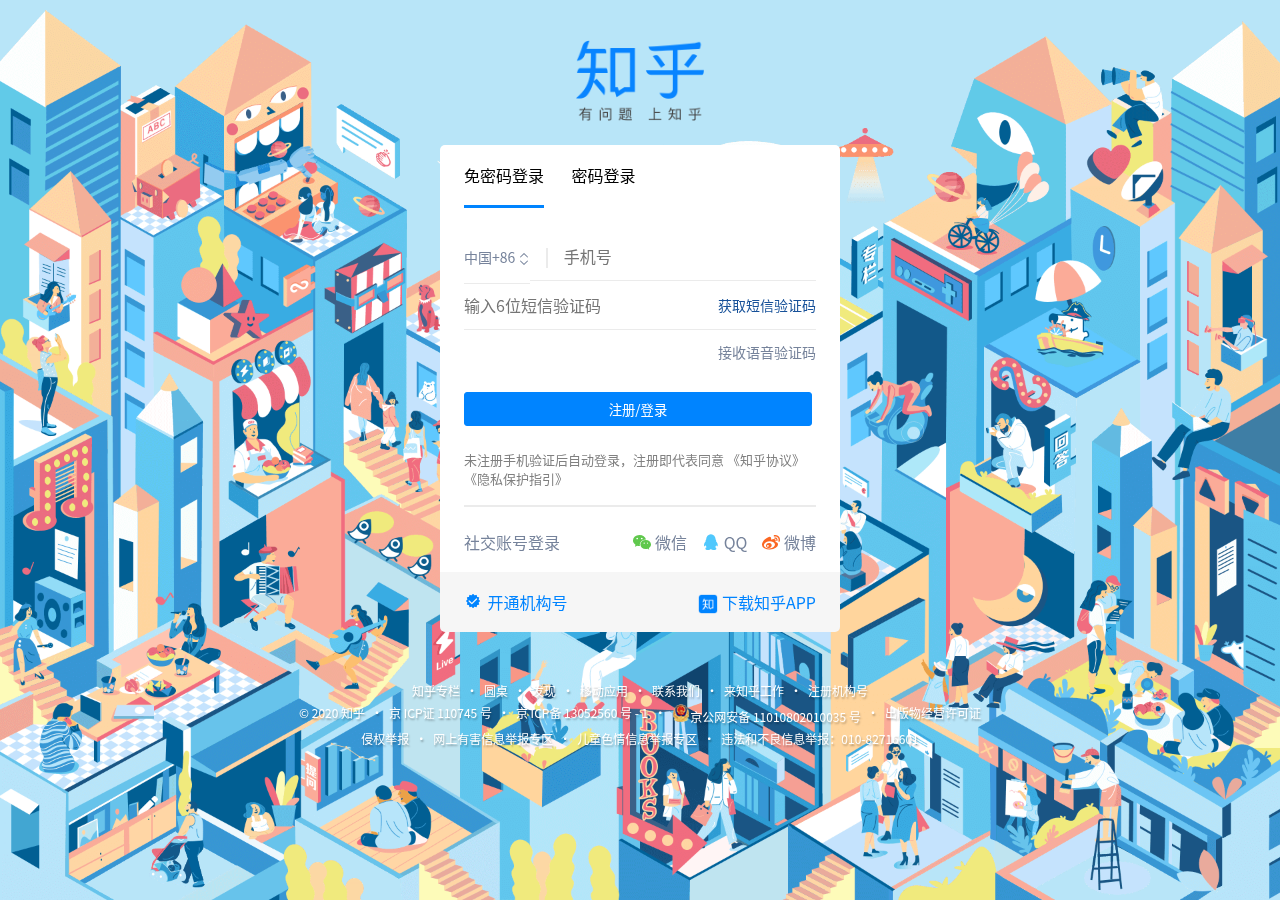
<file: login.html>
<!DOCTYPE html>
<html lang="en">

<head>
    <meta charset="UTF-8">
    <meta name="viewport" content="width=device-width, initial-scale=1.0">
    <title>知乎 - 有问题，上知乎</title>
    <link rel="icon" href="ico/icon.ico">
    <link rel="stylesheet" href="css/login.css">
    <link rel="stylesheet" href="css/reset.css">
</head>

<body>
    <div id="login-page">
        <img src="img/bg.png" alt="" class="bg">
        <img src="img/logo.png" alt="" class="logo">

        <!-- 登录框 -->
        <div class="login-box">
            <div class="login-method">
                <span class="selected">免密码登录</span>
                <span>密码登录</span>
            </div>
            <!-- 免密码的登录 -->
            <form action="" class="form-1">
                <div class="number">
                    <button type="button" id="menu">
                        <span class="place">中国+86</span>
                        <i class="iconfont">&#xe667;</i>
                </button>
                    <!-- 列表 -->
                    <ul class="Select-list" role="listbox">
                        <li><button class="Select-option" type="button" tabindex="-1" role="option" id="Select1-0">中国 +86</button></li>
                        <li><button class="Select-option" type="button" tabindex="-1" role="option" id="Select1-1">美国 +1</button></li>
                        <li><button class="Select-option" type="button" tabindex="-1" role="option" id="Select1-2">日本 +81</button></li>
                        <li><button class="Select-option" type="button" tabindex="-1" role="option" id="Select1-3">中国香港 +852</button></li>
                        <li><button class="Select-option" type="button" tabindex="-1" role="option" id="Select1-4">中国澳门 +853</button></li>
                        <li><button class="Select-option" type="button" tabindex="-1" role="option" id="Select1-5">中国台湾 +886</button></li>
                        <li><button class="Select-option" type="button" tabindex="-1" role="option" id="Select1-6">马来西亚 +60</button></li>
                        <li><button class="Select-option" type="button" tabindex="-1" role="option" id="Select1-7">澳大利亚 +61</button></li>
                        <li><button class="Select-option" type="button" tabindex="-1" role="option" id="Select1-8">加拿大 +1</button></li>
                        <li><button class="Select-option" type="button" tabindex="-1" role="option" id="Select1-9">英国 +44</button></li>
                        <li><button class="Select-option" type="button" tabindex="-1" role="option" id="Select1-10">新加坡 +65</button></li>
                        <li><button class="Select-option" type="button" tabindex="-1" role="option" id="Select1-11">德国 +49</button></li>
                        <li><button class="Select-option" type="button" tabindex="-1" role="option" id="Select1-12">俄罗斯 +7</button></li>
                        <li><button class="Select-option" type="button" tabindex="-1" role="option" id="Select1-13">埃及 +20</button></li>
                        <li><button class="Select-option" type="button" tabindex="-1" role="option" id="Select1-14">南非 +27</button></li>
                        <li><button class="Select-option" type="button" tabindex="-1" role="option" id="Select1-15">希腊 +30</button></li>
                        <li><button class="Select-option" type="button" tabindex="-1" role="option" id="Select1-16">荷兰 +31</button></li>
                        <li><button class="Select-option" type="button" tabindex="-1" role="option" id="Select1-17">比利时 +32</button></li>
                        <li><button class="Select-option" type="button" tabindex="-1" role="option" id="Select1-18">法国 +33</button></li>
                        <li><button class="Select-option" type="button" tabindex="-1" role="option" id="Select1-19">西班牙 +34</button></li>
                        <li><button class="Select-option" type="button" tabindex="-1" role="option" id="Select1-20">匈牙利 +36</button></li>
                        <li><button class="Select-option" type="button" tabindex="-1" role="option" id="Select1-21">意大利 +39</button></li>
                        <li><button class="Select-option" type="button" tabindex="-1" role="option" id="Select1-22">罗马尼亚 +40</button></li>
                        <li><button class="Select-option" type="button" tabindex="-1" role="option" id="Select1-23">瑞士 +41</button></li>
                        <li><button class="Select-option" type="button" tabindex="-1" role="option" id="Select1-24">奥地利 +43</button></li>
                        <li><button class="Select-option" type="button" tabindex="-1" role="option" id="Select1-25">丹麦 +45</button></li>
                        <li><button class="Select-option" type="button" tabindex="-1" role="option" id="Select1-26">瑞典 +46</button></li>
                        <li><button class="Select-option" type="button" tabindex="-1" role="option" id="Select1-27">挪威 +47</button></li>
                        <li><button class="Select-option" type="button" tabindex="-1" role="option" id="Select1-28">波兰 +48</button></li>
                        <li><button class="Select-option" type="button" tabindex="-1" role="option" id="Select1-29">秘鲁 +51</button></li>
                        <li><button class="Select-option" type="button" tabindex="-1" role="option" id="Select1-30">墨西哥 +52</button></li>
                        <li><button class="Select-option" type="button" tabindex="-1" role="option" id="Select1-31">古巴 +53</button></li>
                        <li><button class="Select-option" type="button" tabindex="-1" role="option" id="Select1-32">阿根廷 +54</button></li>
                        <li><button class="Select-option" type="button" tabindex="-1" role="option" id="Select1-33">巴西 +55</button></li>
                        <li><button class="Select-option" type="button" tabindex="-1" role="option" id="Select1-34">智利 +56</button></li>
                        <li><button class="Select-option" type="button" tabindex="-1" role="option" id="Select1-35">哥伦比亚 +57</button></li>
                        <li><button class="Select-option" type="button" tabindex="-1" role="option" id="Select1-36">委内瑞拉 +58</button></li>
                        <li><button class="Select-option" type="button" tabindex="-1" role="option" id="Select1-37">印度尼西亚 +62</button></li>
                        <li><button class="Select-option" type="button" tabindex="-1" role="option" id="Select1-38">菲律宾 +63</button></li>
                        <li><button class="Select-option" type="button" tabindex="-1" role="option" id="Select1-39">新西兰 +64</button></li>
                        <li><button class="Select-option" type="button" tabindex="-1" role="option" id="Select1-40">泰国 +66</button></li>
                        <li><button class="Select-option" type="button" tabindex="-1" role="option" id="Select1-41">哈萨克斯坦 +7</button></li>
                        <li><button class="Select-option" type="button" tabindex="-1" role="option" id="Select1-42">韩国 +82</button></li>
                        <li><button class="Select-option" type="button" tabindex="-1" role="option" id="Select1-43">越南 +84</button></li>
                        <li><button class="Select-option" type="button" tabindex="-1" role="option" id="Select1-44">土耳其 +90</button></li>
                        <li><button class="Select-option" type="button" tabindex="-1" role="option" id="Select1-45">印度 +91</button></li>
                        <li><button class="Select-option" type="button" tabindex="-1" role="option" id="Select1-46">巴基斯坦 +92</button></li>
                        <li><button class="Select-option" type="button" tabindex="-1" role="option" id="Select1-47">阿富汗 +93</button></li>
                        <li><button class="Select-option" type="button" tabindex="-1" role="option" id="Select1-48">斯里兰卡 +94</button></li>
                        <li><button class="Select-option" type="button" tabindex="-1" role="option" id="Select1-49">缅甸 +95</button></li>
                        <li><button class="Select-option" type="button" tabindex="-1" role="option" id="Select1-50">伊朗 +98</button></li>
                        <li><button class="Select-option" type="button" tabindex="-1" role="option" id="Select1-51">摩洛哥 +212</button></li>
                        <li><button class="Select-option" type="button" tabindex="-1" role="option" id="Select1-52">阿尔及利亚 +213</button></li>
                        <li><button class="Select-option" type="button" tabindex="-1" role="option" id="Select1-53">突尼斯 +216</button></li>
                        <li><button class="Select-option" type="button" tabindex="-1" role="option" id="Select1-54">利比亚 +218</button></li>
                        <li><button class="Select-option" type="button" tabindex="-1" role="option" id="Select1-55">冈比亚 +220</button></li>
                        <li><button class="Select-option" type="button" tabindex="-1" role="option" id="Select1-56">塞内加尔 +221</button></li>
                        <li><button class="Select-option" type="button" tabindex="-1" role="option" id="Select1-57">马里 +223</button></li>
                        <li><button class="Select-option" type="button" tabindex="-1" role="option" id="Select1-58">几内亚 +224</button></li>
                        <li><button class="Select-option" type="button" tabindex="-1" role="option" id="Select1-59">科特迪瓦 +225</button></li>
                        <li><button class="Select-option" type="button" tabindex="-1" role="option" id="Select1-60">布基纳法索 +226</button></li>
                        <li><button class="Select-option" type="button" tabindex="-1" role="option" id="Select1-61">尼日尔 +227</button></li>
                        <li><button class="Select-option" type="button" tabindex="-1" role="option" id="Select1-62">多哥 +228</button></li>
                        <li><button class="Select-option" type="button" tabindex="-1" role="option" id="Select1-63">贝宁 +229</button></li>
                        <li><button class="Select-option" type="button" tabindex="-1" role="option" id="Select1-64">毛里求斯 +230</button></li>
                        <li><button class="Select-option" type="button" tabindex="-1" role="option" id="Select1-65">利比里亚 +231</button></li>
                        <li><button class="Select-option" type="button" tabindex="-1" role="option" id="Select1-66">塞拉利昂 +232</button></li>
                        <li><button class="Select-option" type="button" tabindex="-1" role="option" id="Select1-67">加纳 +233</button></li>
                        <li><button class="Select-option" type="button" tabindex="-1" role="option" id="Select1-68">尼日利亚 +234</button></li>
                        <li><button class="Select-option" type="button" tabindex="-1" role="option" id="Select1-69">乍得 +235</button></li>
                        <li><button class="Select-option" type="button" tabindex="-1" role="option" id="Select1-70">中非共和国 +236</button></li>
                        <li><button class="Select-option" type="button" tabindex="-1" role="option" id="Select1-71">喀麦隆 +237</button></li>
                        <li><button class="Select-option" type="button" tabindex="-1" role="option" id="Select1-72">圣多美和普林西比 +239</button></li>
                        <li><button class="Select-option" type="button" tabindex="-1" role="option" id="Select1-73">加蓬 +241</button></li>
                        <li><button class="Select-option" type="button" tabindex="-1" role="option" id="Select1-74">刚果民主共和国 +243</button></li>
                        <li><button class="Select-option" type="button" tabindex="-1" role="option" id="Select1-75">安哥拉 +244</button></li>
                        <li><button class="Select-option" type="button" tabindex="-1" role="option" id="Select1-76">阿森松岛 +247</button></li>
                        <li><button class="Select-option" type="button" tabindex="-1" role="option" id="Select1-77">塞舌尔 +248</button></li>
                        <li><button class="Select-option" type="button" tabindex="-1" role="option" id="Select1-78">苏丹 +249</button></li>
                        <li><button class="Select-option" type="button" tabindex="-1" role="option" id="Select1-79">埃塞俄比亚 +251</button></li>
                        <li><button class="Select-option" type="button" tabindex="-1" role="option" id="Select1-80">索马里 +252</button></li>
                        <li><button class="Select-option" type="button" tabindex="-1" role="option" id="Select1-81">吉布提 +253</button></li>
                        <li><button class="Select-option" type="button" tabindex="-1" role="option" id="Select1-82">肯尼亚 +254</button></li>
                        <li><button class="Select-option" type="button" tabindex="-1" role="option" id="Select1-83">坦桑尼亚 +255</button></li>
                        <li><button class="Select-option" type="button" tabindex="-1" role="option" id="Select1-84">乌干达 +256</button></li>
                        <li><button class="Select-option" type="button" tabindex="-1" role="option" id="Select1-85">布隆迪 +257</button></li>
                        <li><button class="Select-option" type="button" tabindex="-1" role="option" id="Select1-86">莫桑比克 +258</button></li>
                        <li><button class="Select-option" type="button" tabindex="-1" role="option" id="Select1-87">赞比亚 +260</button></li>
                        <li><button class="Select-option" type="button" tabindex="-1" role="option" id="Select1-88">马达加斯加 +261</button></li>
                        <li><button class="Select-option" type="button" tabindex="-1" role="option" id="Select1-89">津巴布韦 +263</button></li>
                        <li><button class="Select-option" type="button" tabindex="-1" role="option" id="Select1-90">纳米比亚 +264</button></li>
                        <li><button class="Select-option" type="button" tabindex="-1" role="option" id="Select1-91">马拉维 +265</button></li>
                        <li><button class="Select-option" type="button" tabindex="-1" role="option" id="Select1-92">莱索托 +266</button></li>
                        <li><button class="Select-option" type="button" tabindex="-1" role="option" id="Select1-93">博茨瓦纳 +267</button></li>
                        <li><button class="Select-option" type="button" tabindex="-1" role="option" id="Select1-94">斯威士兰 +268</button></li>
                        <li><button class="Select-option" type="button" tabindex="-1" role="option" id="Select1-95">直布罗陀 +350</button></li>
                        <li><button class="Select-option" type="button" tabindex="-1" role="option" id="Select1-96">葡萄牙 +351</button></li>
                        <li><button class="Select-option" type="button" tabindex="-1" role="option" id="Select1-97">卢森堡 +352</button></li>
                        <li><button class="Select-option" type="button" tabindex="-1" role="option" id="Select1-98">爱尔兰 +353</button></li>
                        <li><button class="Select-option" type="button" tabindex="-1" role="option" id="Select1-99">冰岛 +354</button></li>
                        <li><button class="Select-option" type="button" tabindex="-1" role="option" id="Select1-100">阿尔巴尼亚 +355</button></li>
                        <li><button class="Select-option" type="button" tabindex="-1" role="option" id="Select1-101">马耳他 +356</button></li>
                        <li><button class="Select-option" type="button" tabindex="-1" role="option" id="Select1-102">塞浦路斯 +357</button></li>
                        <li><button class="Select-option" type="button" tabindex="-1" role="option" id="Select1-103">芬兰 +358</button></li>
                        <li><button class="Select-option" type="button" tabindex="-1" role="option" id="Select1-104">保加利亚 +359</button></li>
                        <li><button class="Select-option" type="button" tabindex="-1" role="option" id="Select1-105">立陶宛 +370</button></li>
                        <li><button class="Select-option" type="button" tabindex="-1" role="option" id="Select1-106">拉脱维亚 +371</button></li>
                        <li><button class="Select-option" type="button" tabindex="-1" role="option" id="Select1-107">爱沙尼亚 +372</button></li>
                        <li><button class="Select-option" type="button" tabindex="-1" role="option" id="Select1-108">摩尔多瓦 +373</button></li>
                        <li><button class="Select-option" type="button" tabindex="-1" role="option" id="Select1-109">亚美尼亚 +374</button></li>
                        <li><button class="Select-option" type="button" tabindex="-1" role="option" id="Select1-110">白俄罗斯 +375</button></li>
                        <li><button class="Select-option" type="button" tabindex="-1" role="option" id="Select1-111">安道尔共和国 +376</button></li>
                        <li><button class="Select-option" type="button" tabindex="-1" role="option" id="Select1-112">摩纳哥 +377</button></li>
                        <li><button class="Select-option" type="button" tabindex="-1" role="option" id="Select1-113">圣马力诺 +378</button></li>
                        <li><button class="Select-option" type="button" tabindex="-1" role="option" id="Select1-114">乌克兰 +380</button></li>
                        <li><button class="Select-option" type="button" tabindex="-1" role="option" id="Select1-115">斯洛文尼亚 +386</button></li>
                        <li><button class="Select-option" type="button" tabindex="-1" role="option" id="Select1-116">捷克 +420</button></li>
                        <li><button class="Select-option" type="button" tabindex="-1" role="option" id="Select1-117">斯洛伐克 +421</button></li>
                        <li><button class="Select-option" type="button" tabindex="-1" role="option" id="Select1-118">列支敦士登 +423</button></li>
                        <li><button class="Select-option" type="button" tabindex="-1" role="option" id="Select1-119">伯利兹 +501</button></li>
                        <li><button class="Select-option" type="button" tabindex="-1" role="option" id="Select1-120">瓜地马拉 +502</button></li>
                        <li><button class="Select-option" type="button" tabindex="-1" role="option" id="Select1-121">萨尔瓦多 +503</button></li>
                        <li><button class="Select-option" type="button" tabindex="-1" role="option" id="Select1-122">洪都拉斯 +504</button></li>
                        <li><button class="Select-option" type="button" tabindex="-1" role="option" id="Select1-123">尼加拉瓜 +505</button></li>
                        <li><button class="Select-option" type="button" tabindex="-1" role="option" id="Select1-124">哥斯达黎加 +506</button></li>
                        <li><button class="Select-option" type="button" tabindex="-1" role="option" id="Select1-125">巴拿马 +507</button></li>
                        <li><button class="Select-option" type="button" tabindex="-1" role="option" id="Select1-126">海地 +509</button></li>
                        <li><button class="Select-option" type="button" tabindex="-1" role="option" id="Select1-127">玻利维亚 +591</button></li>
                        <li><button class="Select-option" type="button" tabindex="-1" role="option" id="Select1-128">圭亚那 +592</button></li>
                        <li><button class="Select-option" type="button" tabindex="-1" role="option" id="Select1-129">厄瓜多尔 +593</button></li>
                        <li><button class="Select-option" type="button" tabindex="-1" role="option" id="Select1-130">法属圭亚那 +594</button></li>
                        <li><button class="Select-option" type="button" tabindex="-1" role="option" id="Select1-131">巴拉圭 +595</button></li>
                        <li><button class="Select-option" type="button" tabindex="-1" role="option" id="Select1-132">马提尼克 +596</button></li>
                        <li><button class="Select-option" type="button" tabindex="-1" role="option" id="Select1-133">苏里南 +597</button></li>
                        <li><button class="Select-option" type="button" tabindex="-1" role="option" id="Select1-134">乌拉圭 +598</button></li>
                        <li><button class="Select-option" type="button" tabindex="-1" role="option" id="Select1-135">文莱 +673</button></li>
                        <li><button class="Select-option" type="button" tabindex="-1" role="option" id="Select1-136">巴布亚新几内亚 +675</button></li>
                        <li><button class="Select-option" type="button" tabindex="-1" role="option" id="Select1-137">汤加 +676</button></li>
                        <li><button class="Select-option" type="button" tabindex="-1" role="option" id="Select1-138">所罗门群岛 +677</button></li>
                        <li><button class="Select-option" type="button" tabindex="-1" role="option" id="Select1-139">斐济 +679</button></li>
                        <li><button class="Select-option" type="button" tabindex="-1" role="option" id="Select1-140">库克群岛 +682</button></li>
                        <li><button class="Select-option" type="button" tabindex="-1" role="option" id="Select1-141">法属波利尼西亚 +689</button></li>
                        <li><button class="Select-option" type="button" tabindex="-1" role="option" id="Select1-142">柬埔寨 +855</button></li>
                        <li><button class="Select-option" type="button" tabindex="-1" role="option" id="Select1-143">老挝 +856</button></li>
                        <li><button class="Select-option" type="button" tabindex="-1" role="option" id="Select1-144">孟加拉国 +880</button></li>
                        <li><button class="Select-option" type="button" tabindex="-1" role="option" id="Select1-145">马尔代夫 +960</button></li>
                        <li><button class="Select-option" type="button" tabindex="-1" role="option" id="Select1-146">黎巴嫩 +961</button></li>
                        <li><button class="Select-option" type="button" tabindex="-1" role="option" id="Select1-147">约旦 +962</button></li>
                        <li><button class="Select-option" type="button" tabindex="-1" role="option" id="Select1-148">叙利亚 +963</button></li>
                        <li><button class="Select-option" type="button" tabindex="-1" role="option" id="Select1-149">伊拉克 +964</button></li>
                        <li><button class="Select-option" type="button" tabindex="-1" role="option" id="Select1-150">科威特 +965</button></li>
                        <li><button class="Select-option" type="button" tabindex="-1" role="option" id="Select1-151">沙特阿拉伯 +966</button></li>
                        <li><button class="Select-option" type="button" tabindex="-1" role="option" id="Select1-152">也门 +967</button></li>
                        <li><button class="Select-option" type="button" tabindex="-1" role="option" id="Select1-153">阿曼 +968</button></li>
                        <li><button class="Select-option" type="button" tabindex="-1" role="option" id="Select1-154">阿拉伯联合酋长国 +971</button></li>
                        <li><button class="Select-option" type="button" tabindex="-1" role="option" id="Select1-155">以色列 +972</button></li>
                        <li><button class="Select-option" type="button" tabindex="-1" role="option" id="Select1-156">巴林 +973</button></li>
                        <li><button class="Select-option" type="button" tabindex="-1" role="option" id="Select1-157">卡塔尔 +974</button></li>
                        <li><button class="Select-option" type="button" tabindex="-1" role="option" id="Select1-158">蒙古 +976</button></li>
                        <li><button class="Select-option" type="button" tabindex="-1" role="option" id="Select1-159">尼泊尔 +977</button></li>
                        <li><button class="Select-option" type="button" tabindex="-1" role="option" id="Select1-160">塔吉克斯坦 +992</button></li>
                        <li><button class="Select-option" type="button" tabindex="-1" role="option" id="Select1-161">土库曼斯坦 +993</button></li>
                        <li><button class="Select-option" type="button" tabindex="-1" role="option" id="Select1-162">阿塞拜疆 +994</button></li>
                        <li><button class="Select-option" type="button" tabindex="-1" role="option" id="Select1-163">格鲁吉亚 +995</button></li>
                        <li><button class="Select-option" type="button" tabindex="-1" role="option" id="Select1-164">吉尔吉斯斯坦 +996</button></li>
                        <li><button class="Select-option" type="button" tabindex="-1" role="option" id="Select1-165">乌兹别克斯坦 +998</button></li>
                        <li><button class="Select-option" type="button" tabindex="-1" role="option" id="Select1-166">巴哈马 +1242</button></li>
                        <li><button class="Select-option" type="button" tabindex="-1" role="option" id="Select1-167">巴巴多斯 +1246</button></li>
                        <li><button class="Select-option" type="button" tabindex="-1" role="option" id="Select1-168">安圭拉岛 +1264</button></li>
                        <li><button class="Select-option" type="button" tabindex="-1" role="option" id="Select1-169">安提瓜和巴布达 +1268</button></li>
                        <li><button class="Select-option" type="button" tabindex="-1" role="option" id="Select1-170">开曼群岛 +1345</button></li>
                        <li><button class="Select-option" type="button" tabindex="-1" role="option" id="Select1-171">百慕大群岛 +1441</button></li>
                        <li><button class="Select-option" type="button" tabindex="-1" role="option" id="Select1-172">格林纳达 +1473</button></li>
                        <li><button class="Select-option" type="button" tabindex="-1" role="option" id="Select1-173">蒙特塞拉特岛 +1664</button></li>
                        <li><button class="Select-option" type="button" tabindex="-1" role="option" id="Select1-174">关岛 +1671</button></li>
                        <li><button class="Select-option" type="button" tabindex="-1" role="option" id="Select1-175">圣露西亚 +1758</button></li>
                        <li><button class="Select-option" type="button" tabindex="-1" role="option" id="Select1-176">波多黎各 +1787</button></li>
                        <li><button class="Select-option" type="button" tabindex="-1" role="option" id="Select1-177">多明尼加共和国 +1809</button></li>
                        <li><button class="Select-option" type="button" tabindex="-1" role="option" id="Select1-178">特立尼达和多巴哥 +1868</button></li>
                        <li><button class="Select-option" type="button" tabindex="-1" role="option" id="Select1-179">牙买加 +1876</button></li>
                        <li><button class="Select-option" type="button" tabindex="-1" role="option" id="Select1-180">塞尔维亚共和国 +381</button></li>
                        <li><button class="Select-option" type="button" tabindex="-1" role="option" id="Select1-181">毛里塔尼亚 +222</button></li>
                    </ul>

                    <span class="seperate"></span>
                    <input type="number" placeholder="手机号" maxlength="11">
                </div>
                <div class="pass">
                    <input type="number" maxlength="6" placeholder="输入6位短信验证码">
                    <button type="button" class="fr">获取短信验证码</button>
                </div>
                <div class="phonecall clearfix">
                    <button type="button" class="fr">接收语音验证码</button>
                </div>
                <button type="submit" class="submit">注册/登录</button>
            </form>
            <!-- 密码登录 -->
            <form action="" class="form-2" onsubmit="return false" id="login-form">
                <div class="number">
                    <input placeholder="手机或邮箱" name="username" id="username">
                </div>
                <div class="pass clearfix">
                    <input type="password" placeholder="密码" name="password" id="password">
                    <i class="iconfont">&#xe67d;</i>
                </div>
                <div class="options clearfix">
                    <button type="button" class="fl">海外手机登录</button>
                    <button type="button" class="fr">忘记密码？</button>
                </div>
                <button id="submit" type="submit" class="submit">登录</button>
            </form>
            <div class="statement">
                <p>未注册手机验证后自动登录，注册即代表同意
                    <a href="https://www.zhihu.com/terms">《知乎协议》</a>
                    <a href="https://www.zhihu.com/term/privacy">《隐私保护指引》</a>
                </p>
            </div>
            <span class="line"></span>
            <div class="other-method clearfix">
                <div class="fl">社交账号登录</div>
                <ul class="apps fr">
                    <li>
                        <i class="iconfont wechat">&#xe623;</i>
                        <span>微信</span>
                    </li>
                    <li>
                        <i class="iconfont qq">&#xe613;</i>
                        <span>QQ</span>
                    </li>
                    <li>
                        <i class="iconfont weibo">&#xe6d9;</i>
                        <span>微博</span>
                    </li>
                </ul>
            </div>
        </div>
        <div class="func">
            <ul class="fl">
                <a href="https://www.zhihu.com/org/signup">
                    <i class="iconfont">&#xe60a;</i>
                    <span>开通机构号</span>
                </a>
            </ul>
            <ul class="fr">
                <img src="img/zh.png" alt="">
                <span>下载知乎APP</span>
            </ul>
        </div>
        <div class="footer">
            <ul class="foot-message clearfix">
                <li><a href="">知乎专栏</a></li>
                <li><span>·</span></li>
                <li><a href="">圆桌</a></li>
                <li><span>·</span></li>
                <li><a href="">发现</a></li>
                <li><span>·</span></li>
                <li><a href="">移动应用</a></li>
                <li><span>·</span></li>
                <li><a href="">联系我们</a></li>
                <li><span>·</span></li>
                <li><a href="">来知乎工作</a></li>
                <li><span>·</span></li>
                <li><a href="">注册机构号</a></li>
            </ul>
            <ul class="copyright clearfix">
                <li><span>© 2020 知乎</span></li>
                <li><span>·</span></li>
                <li>
                    <a href="" target="blank">京 ICP证 110745 号</a>
                </li>
                <li><span>·</span></li>
                <li>
                    <a href="" target="blank">京 ICP备 13052560 号 - 1</a>
                </li>
                <li><span>·</span></li>
                <li>
                    <img src="img/rightcopy.png" alt="">
                    <a href="" target="blank">京公网安备 11010802010035 号</a>
                </li>
                <li><span>·</span></li>
                <li>
                    <a href="" target="blank">出版物经营许可证</a>
                </li>
            </ul>
            <ul class="report clearfix">
                <li><a href="" target="blank">侵权举报</a></li>
                <li><span>·</span></li>
                <li><a href="" target="blank">网上有害信息举报专区</a></li>
                <li><span>·</span></li>
                <li><a href="" target="blank">儿童色情信息举报专区</a></li>
                <li><span>·</span></li>
                <li><span>违法和不良信息举报：010-82716601</span></li>
            </ul>
        </div>
    </div>

    <script src="js/login.js"></script>
</body>

</html>
</file>
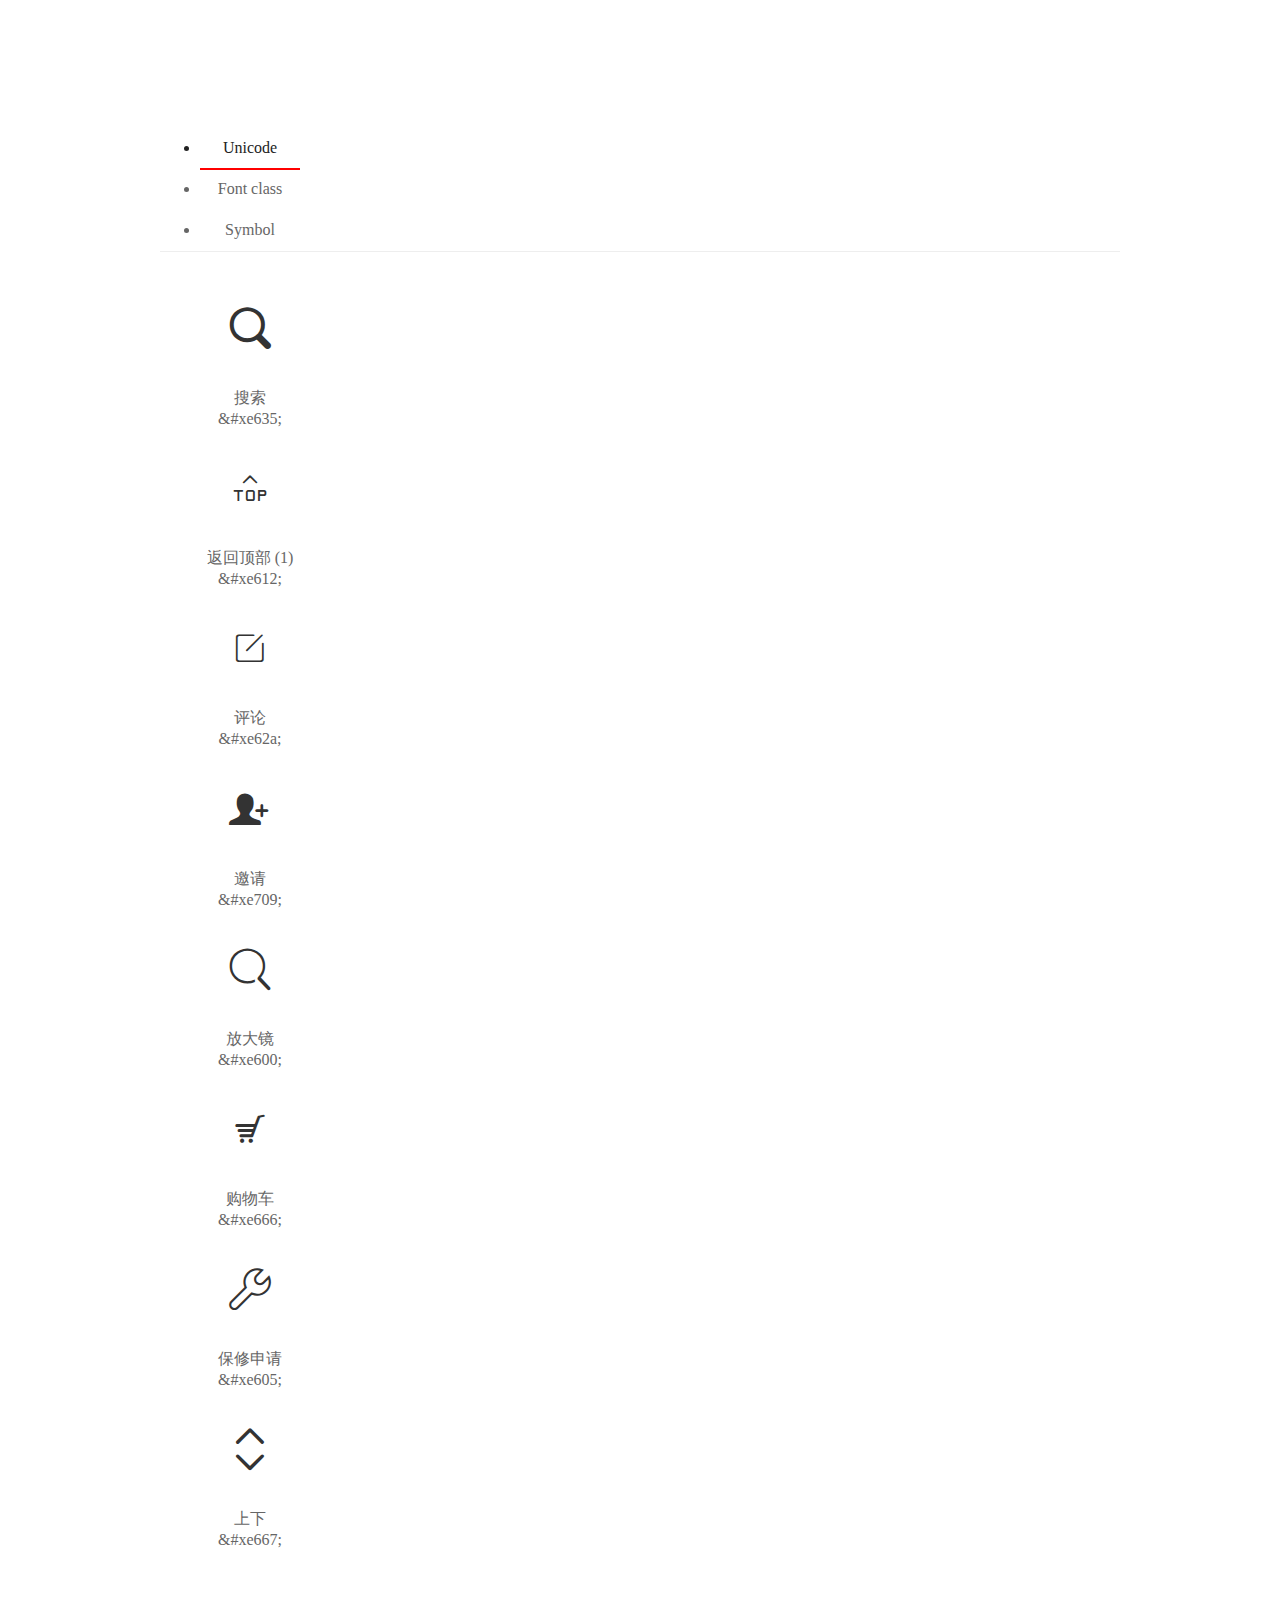
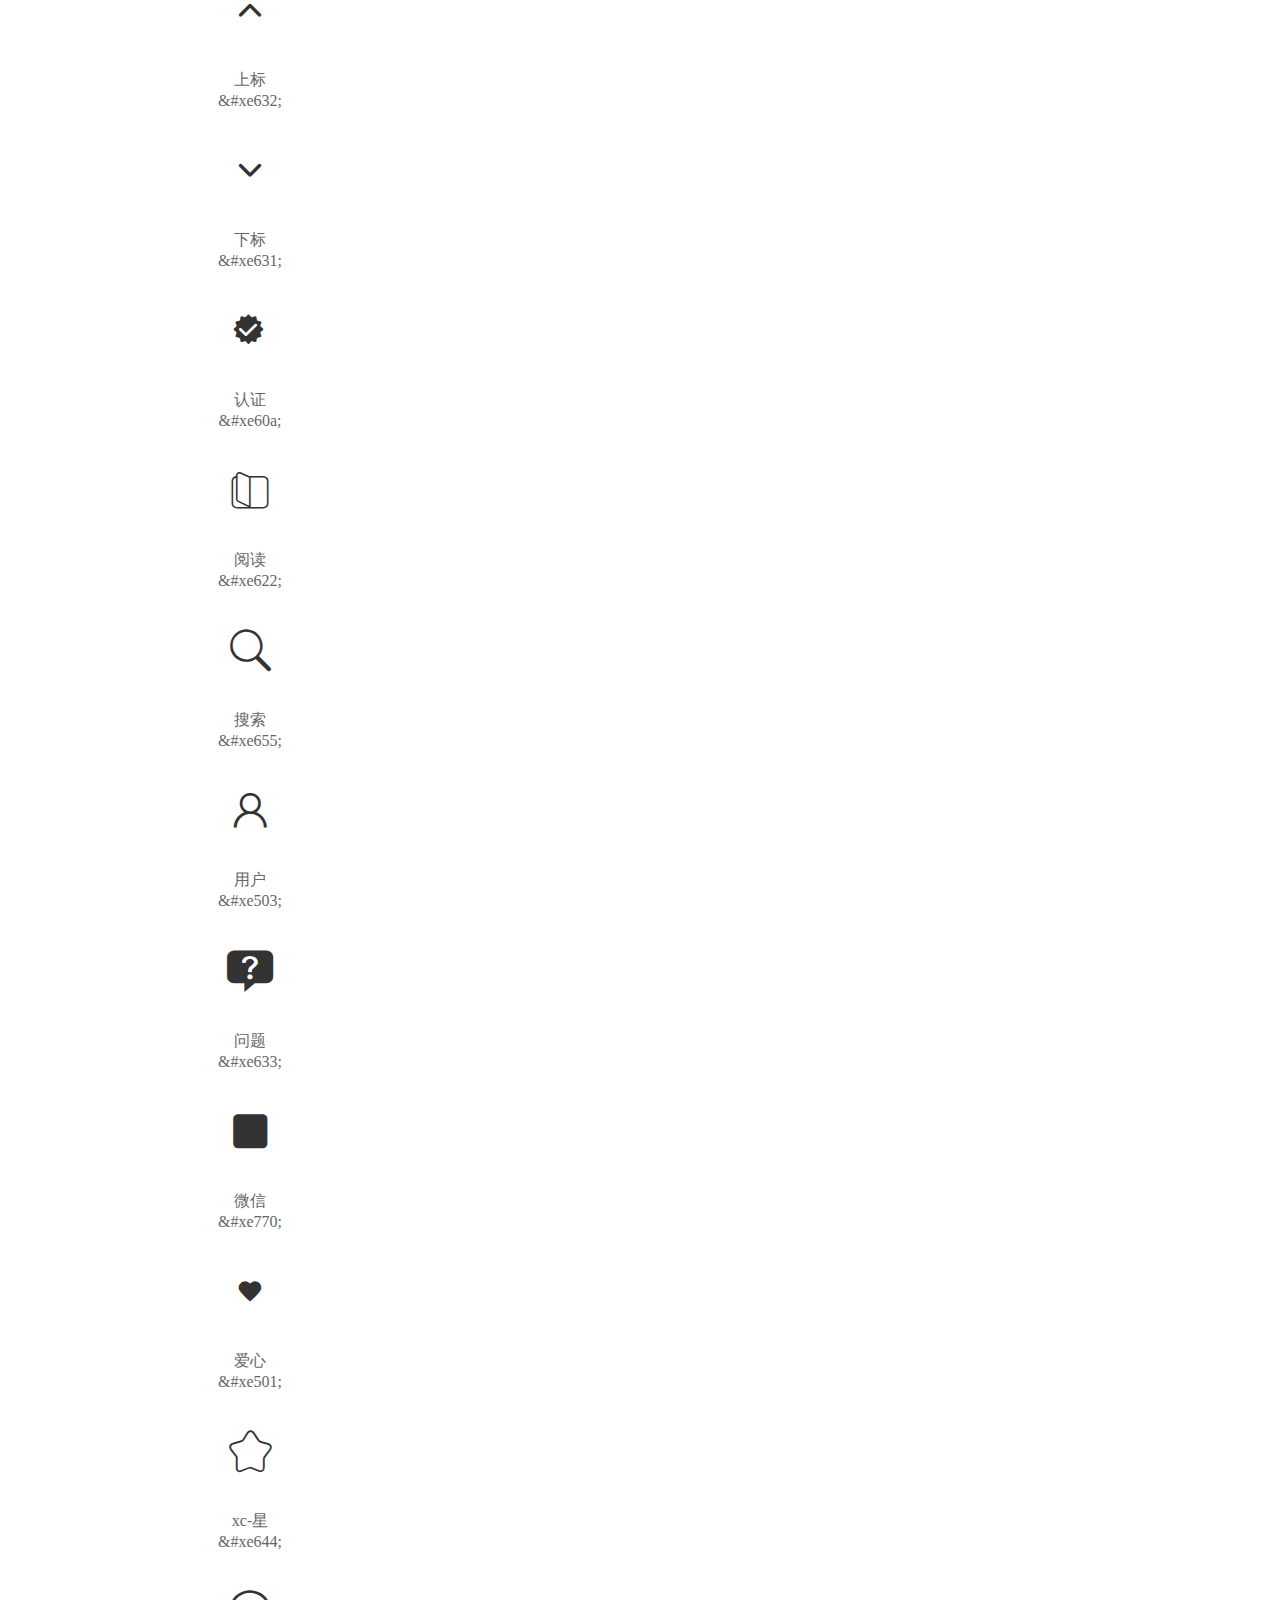
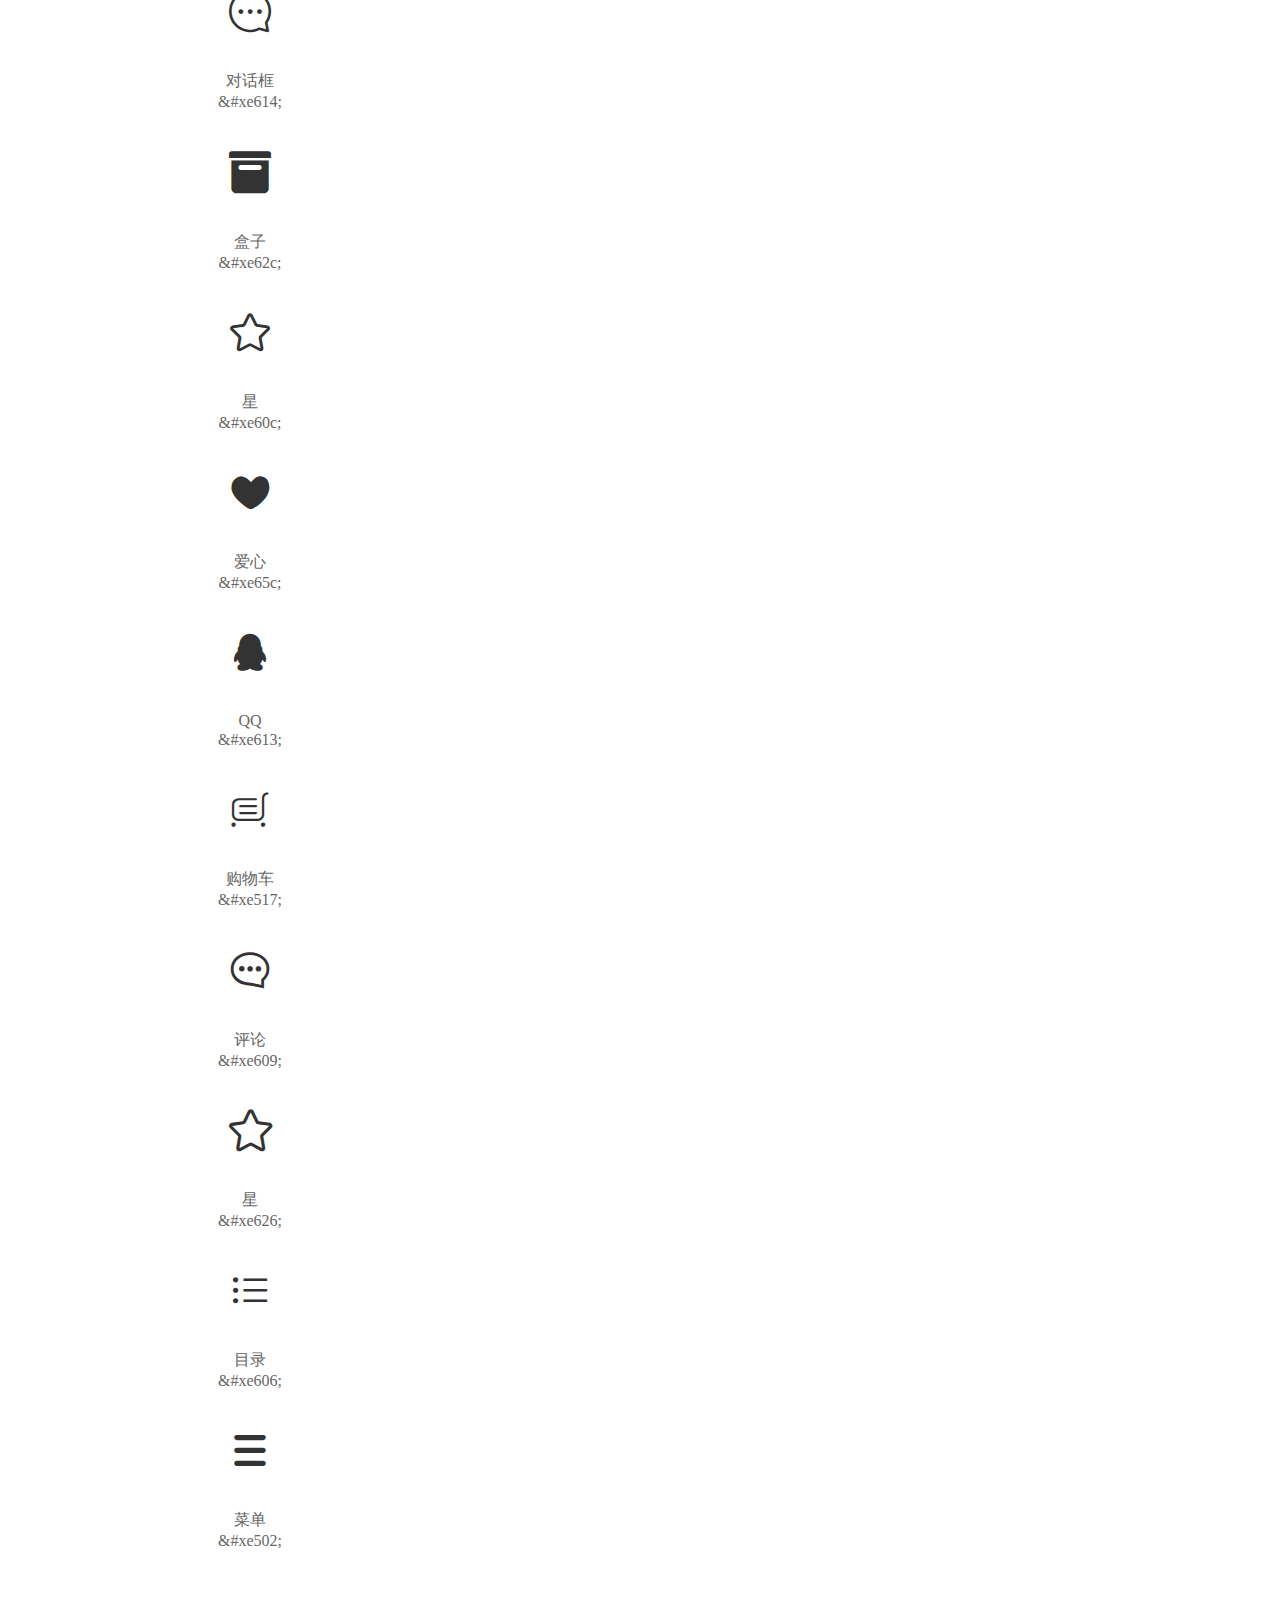
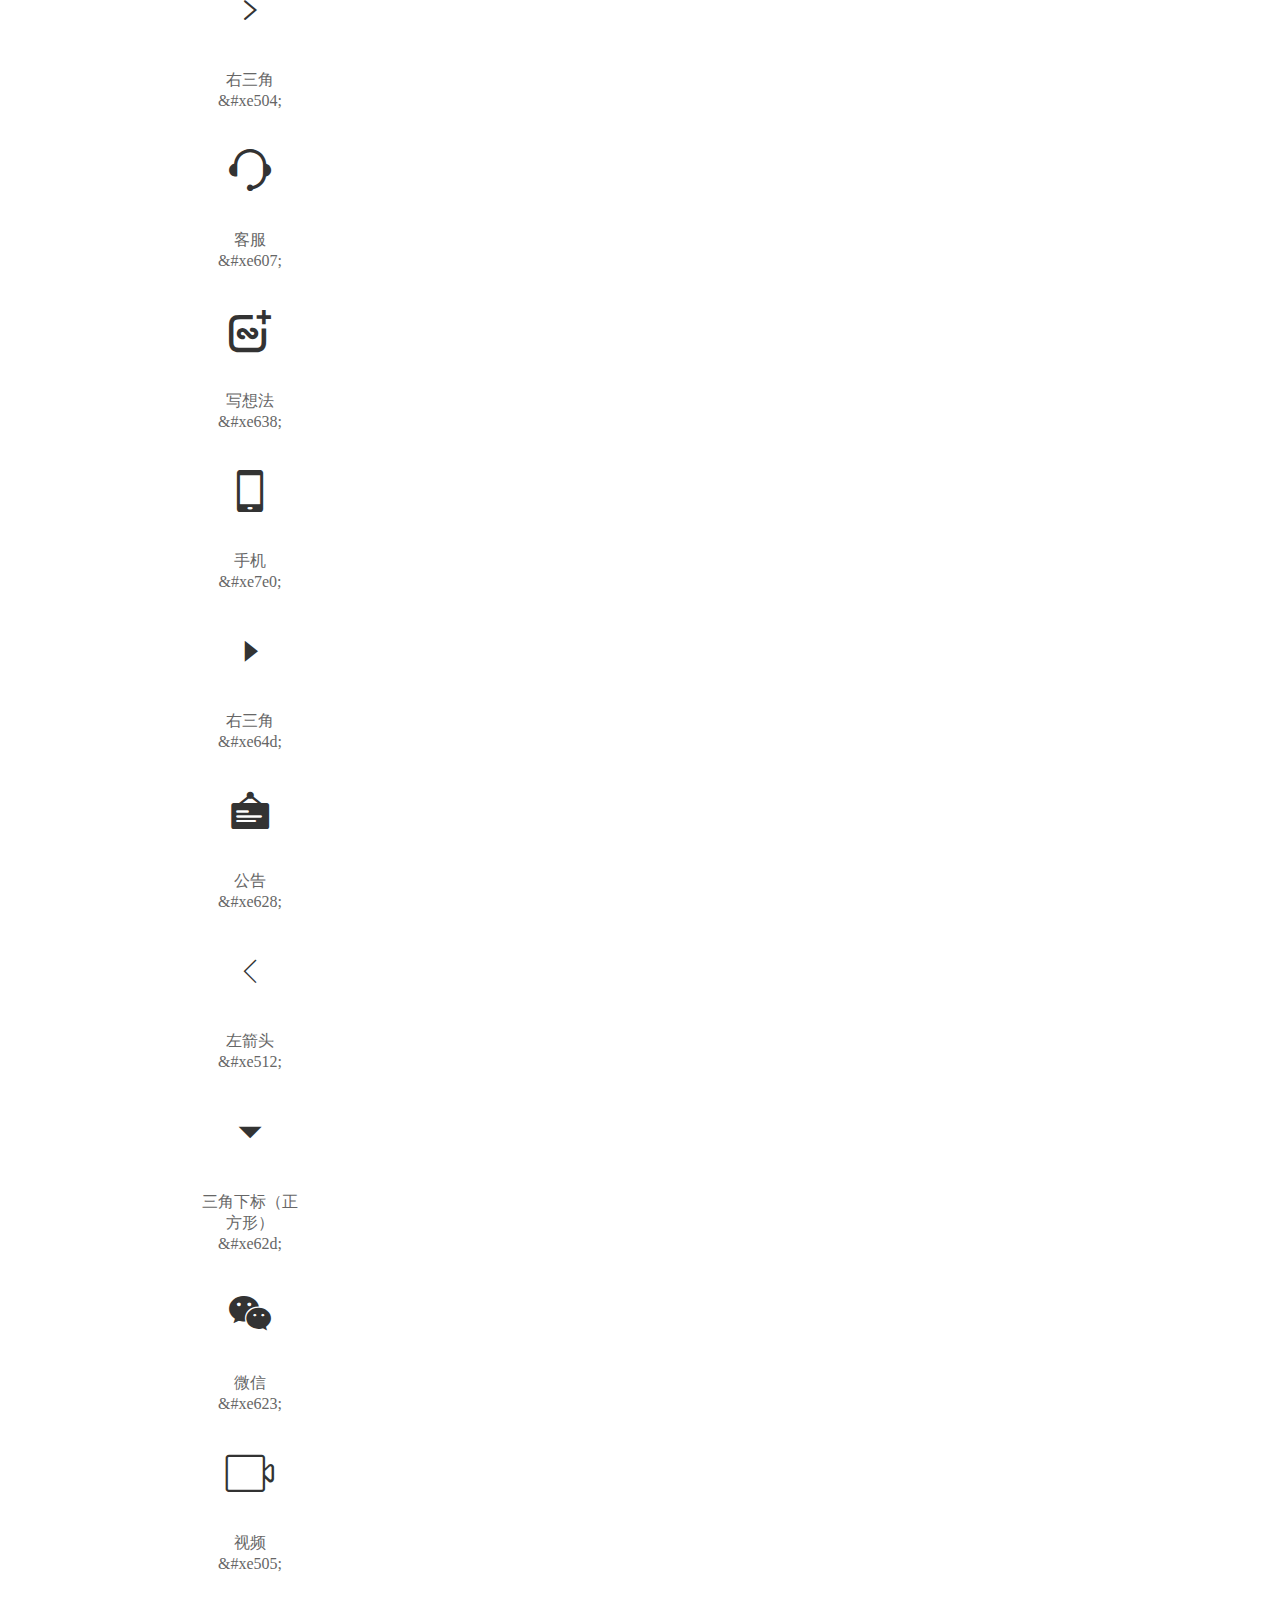
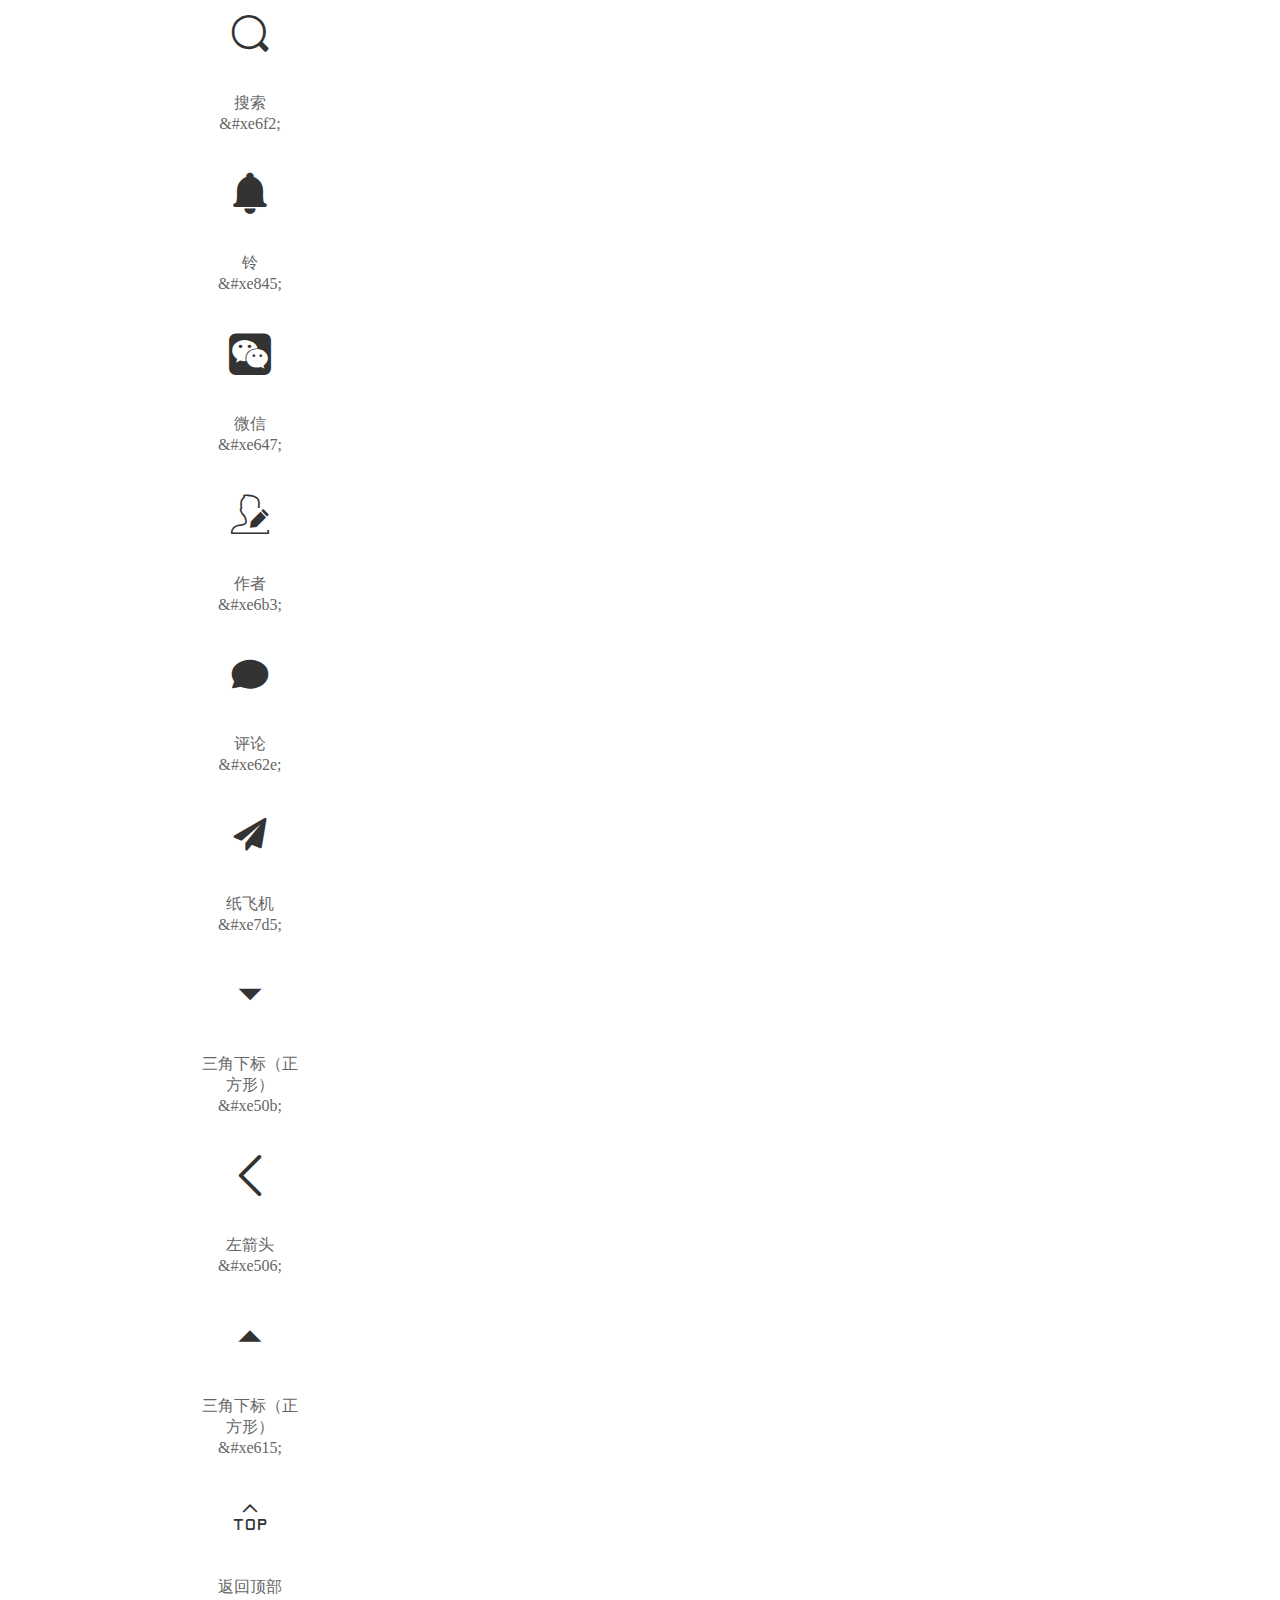
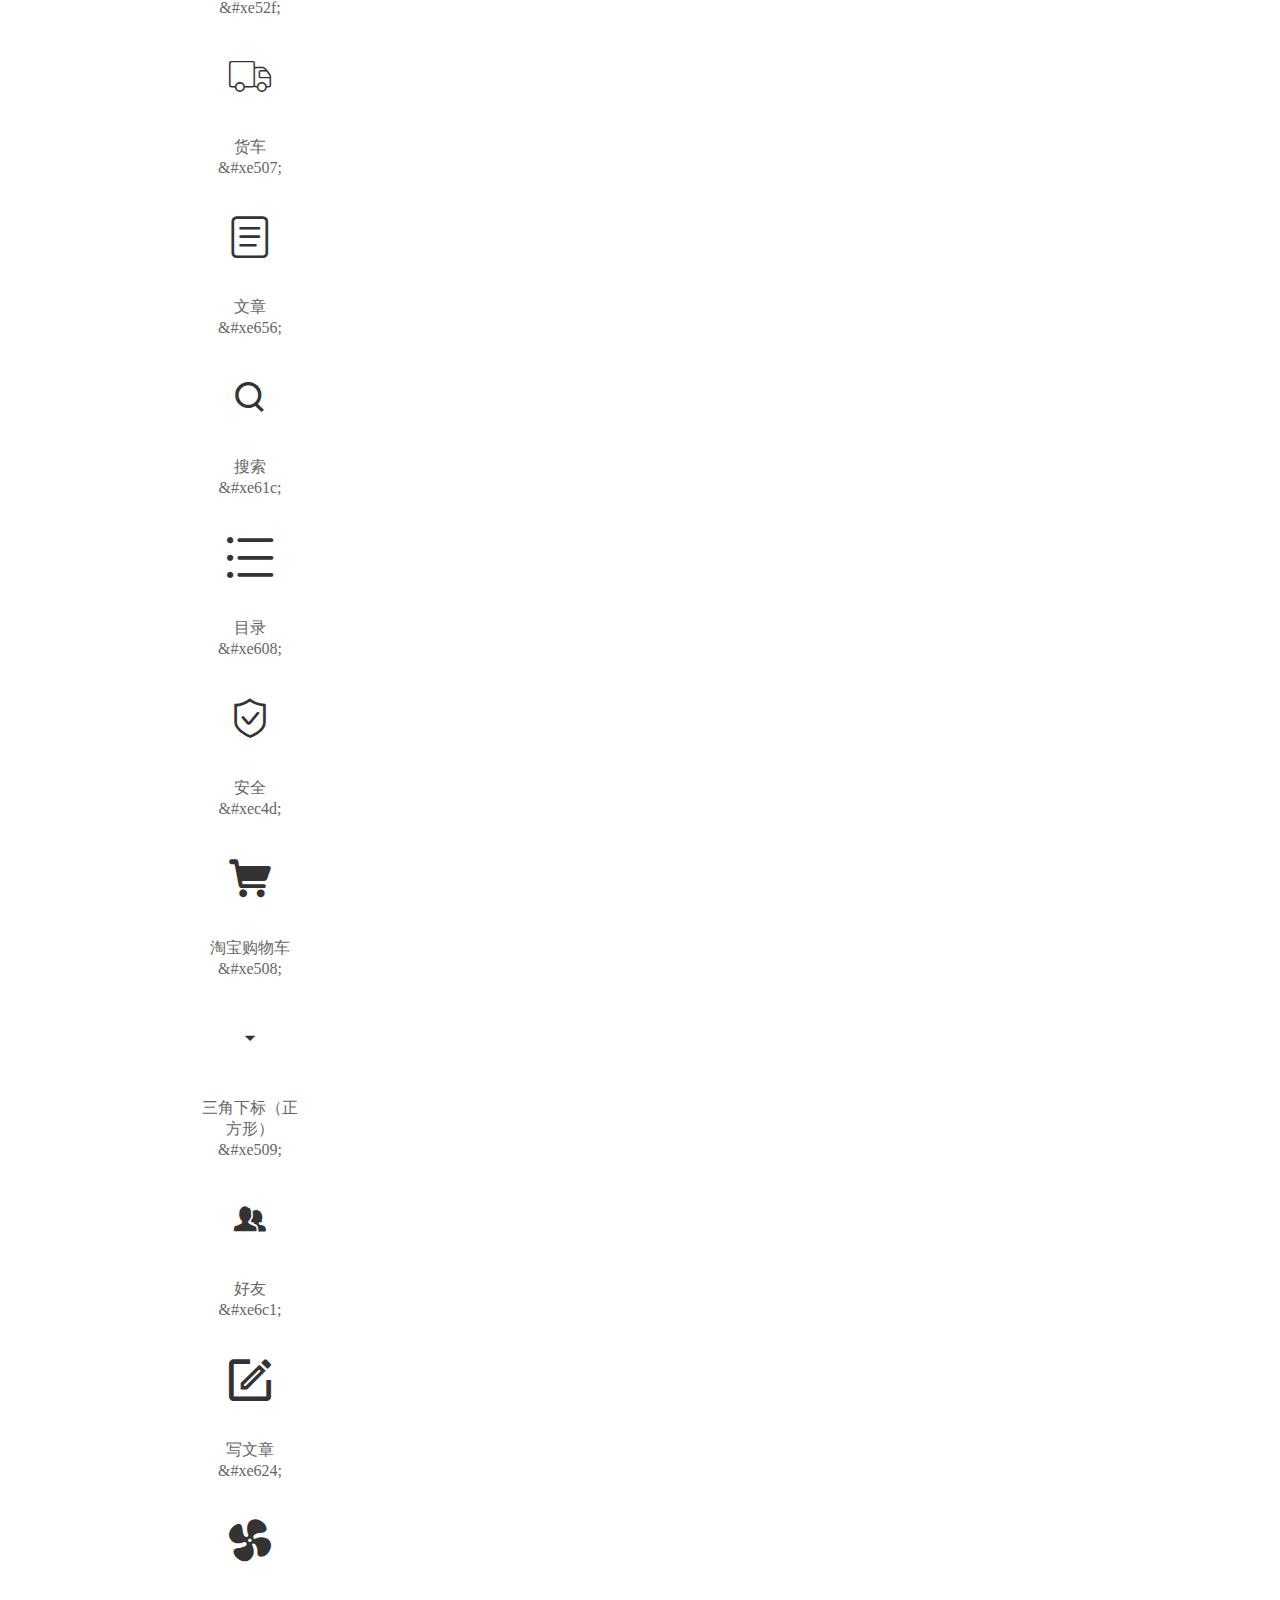
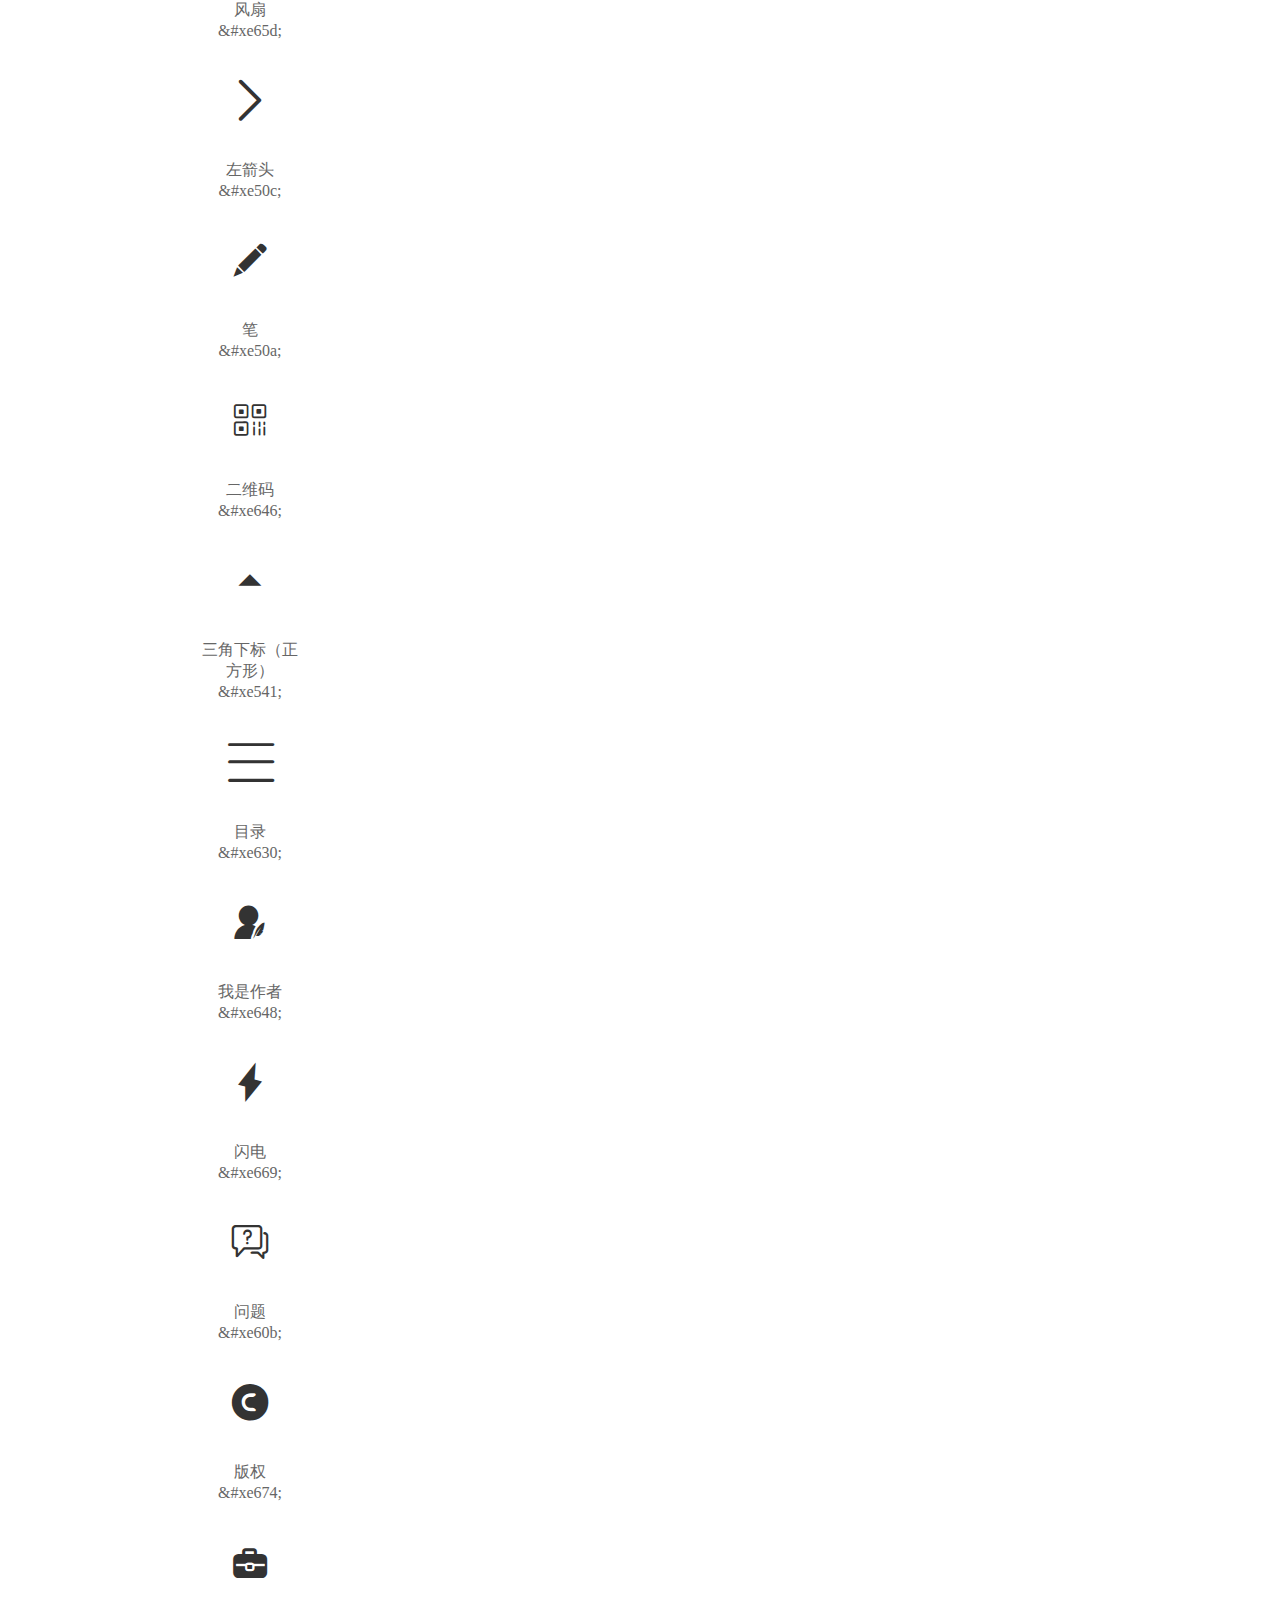
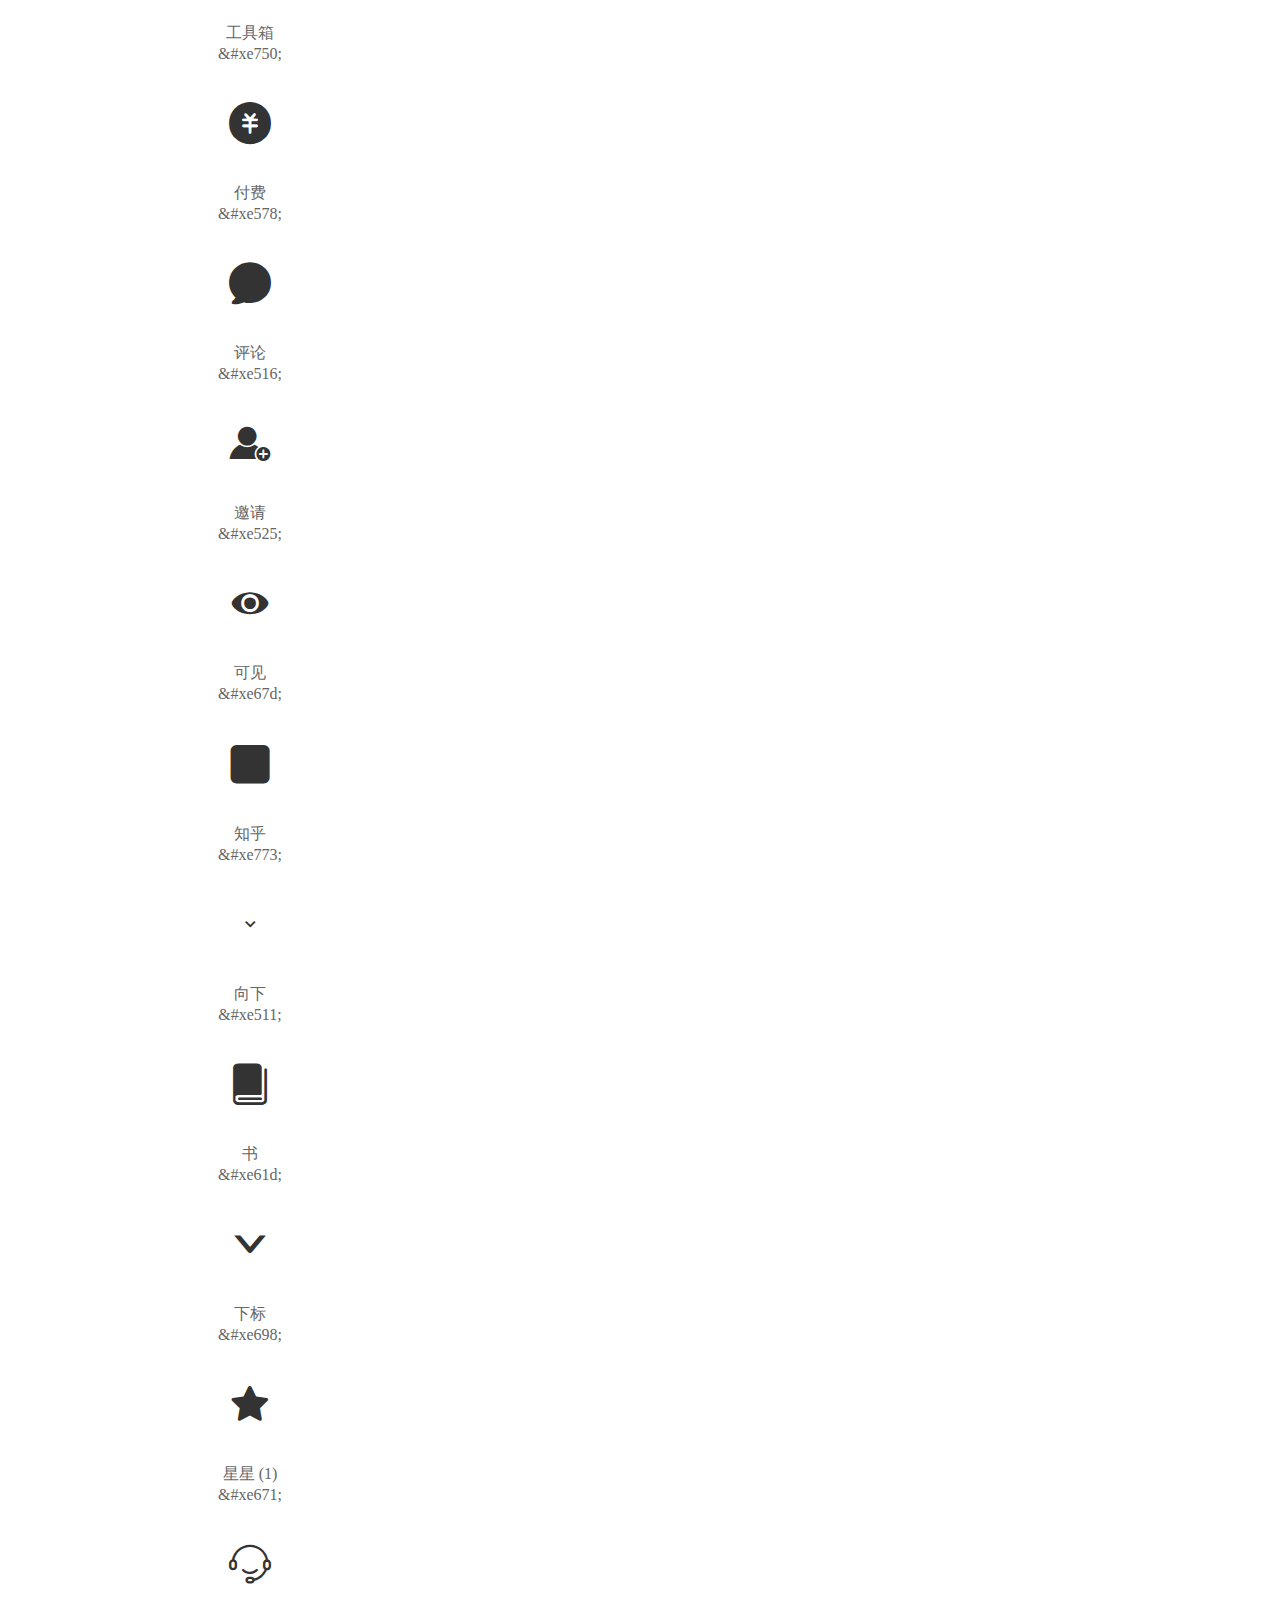
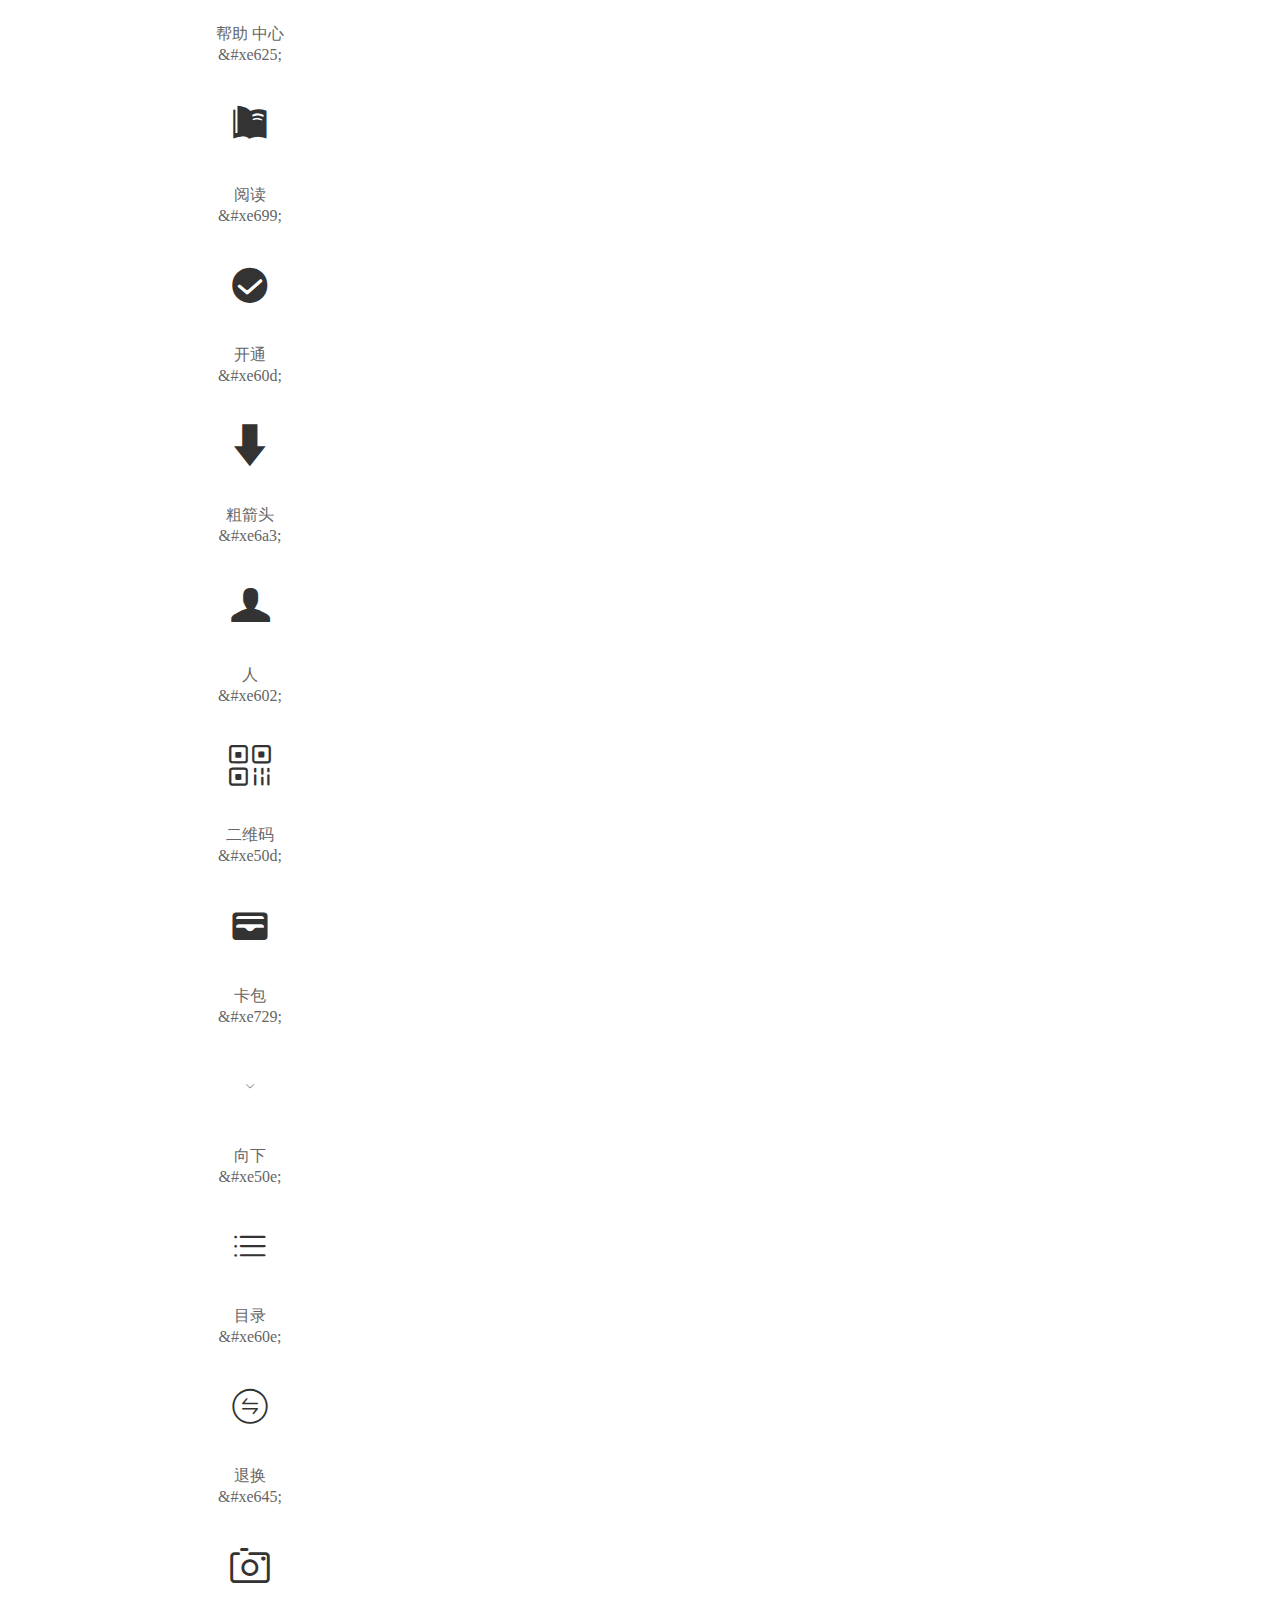
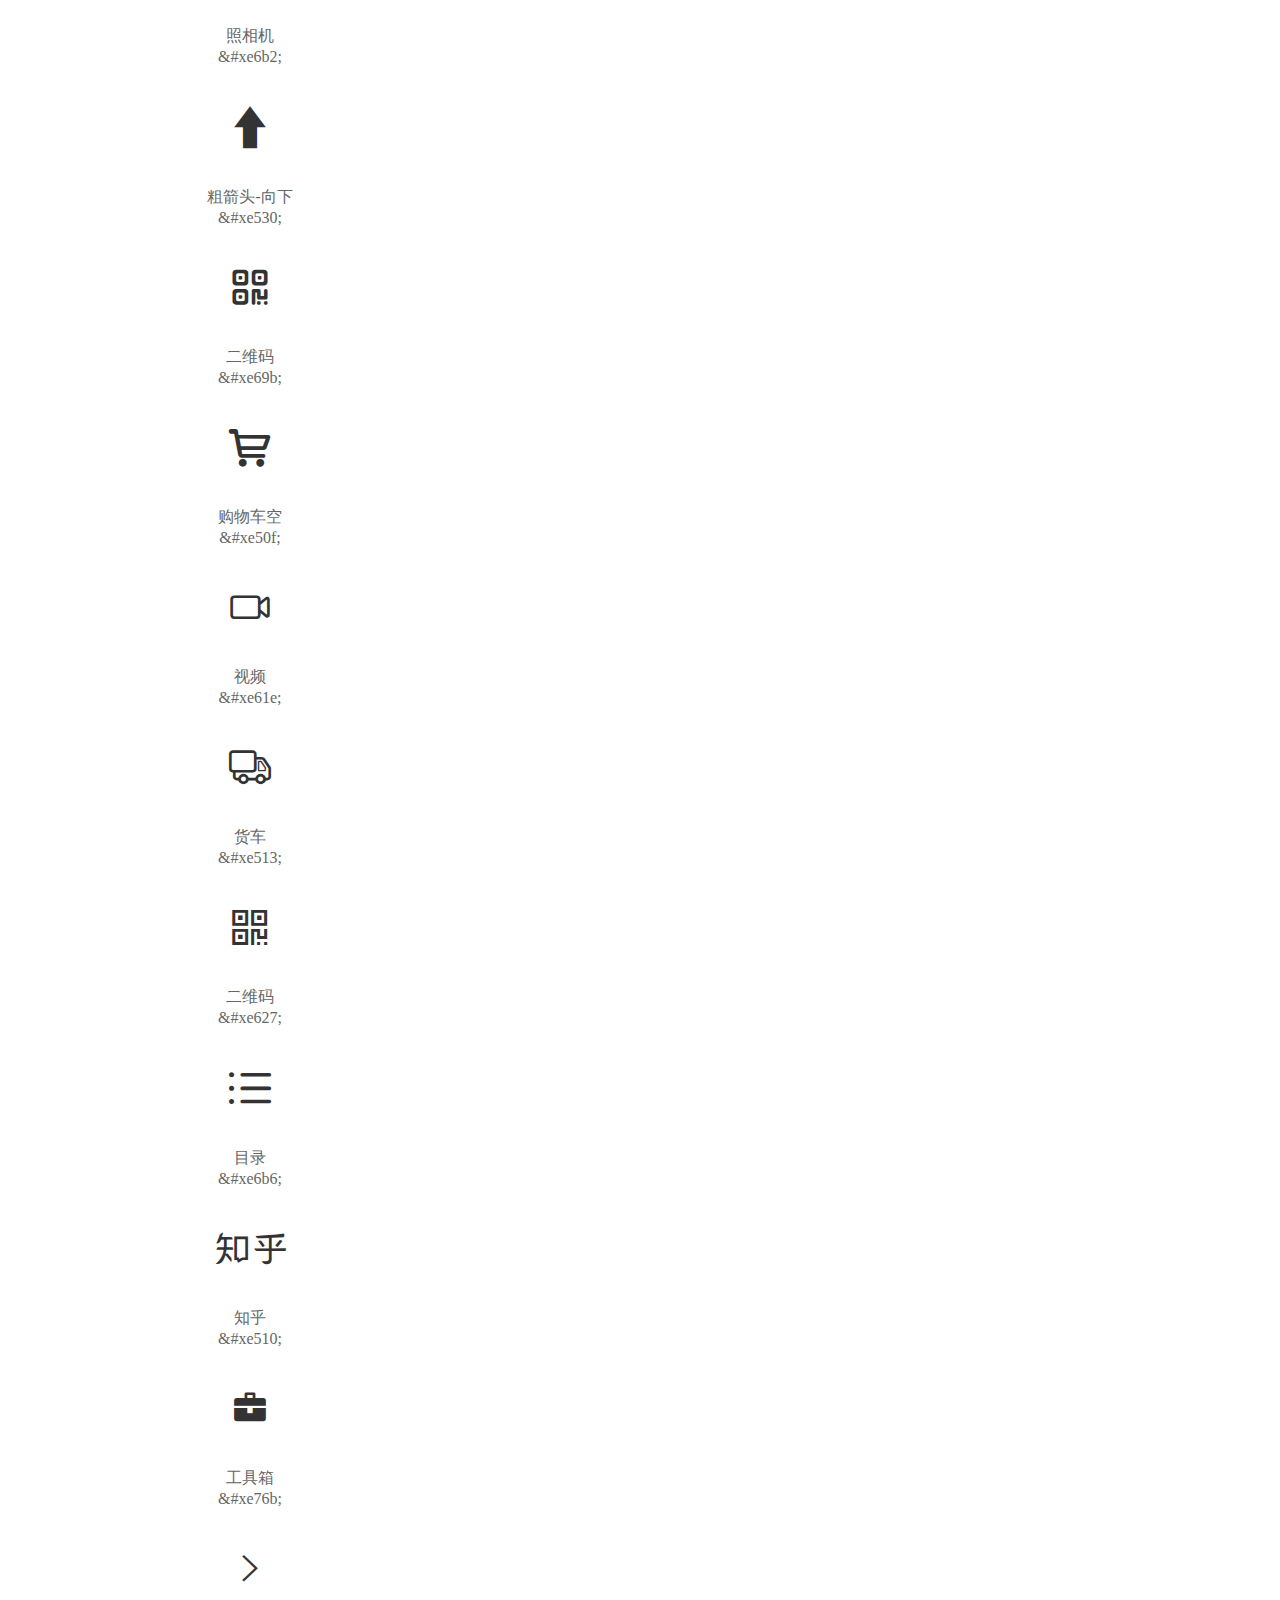
<file: font/demo_index.html>
<!DOCTYPE html>
<html>
<head>
  <meta charset="utf-8"/>
  <title>IconFont Demo</title>
  <link rel="shortcut icon" href="https://gtms04.alicdn.com/tps/i4/TB1_oz6GVXXXXaFXpXXJDFnIXXX-64-64.ico" type="image/x-icon"/>
  <link rel="stylesheet" href="https://g.alicdn.com/thx/cube/1.3.2/cube.min.css">
  <link rel="stylesheet" href="demo.css">
  <link rel="stylesheet" href="iconfont.css">
  <script src="iconfont.js"></script>
  <!-- jQuery -->
  <script src="https://a1.alicdn.com/oss/uploads/2018/12/26/7bfddb60-08e8-11e9-9b04-53e73bb6408b.js"></script>
  <!-- 代码高亮 -->
  <script src="https://a1.alicdn.com/oss/uploads/2018/12/26/a3f714d0-08e6-11e9-8a15-ebf944d7534c.js"></script>
</head>
<body>
  <div class="main">
    <h1 class="logo"><a href="https://www.iconfont.cn/" title="iconfont 首页" target="_blank">&#xe86b;</a></h1>
    <div class="nav-tabs">
      <ul id="tabs" class="dib-box">
        <li class="dib active"><span>Unicode</span></li>
        <li class="dib"><span>Font class</span></li>
        <li class="dib"><span>Symbol</span></li>
      </ul>
      
    </div>
    <div class="tab-container">
      <div class="content unicode" style="display: block;">
          <ul class="icon_lists dib-box">
          
            <li class="dib">
              <span class="icon iconfont">&#xe635;</span>
                <div class="name">搜索</div>
                <div class="code-name">&amp;#xe635;</div>
              </li>
          
            <li class="dib">
              <span class="icon iconfont">&#xe612;</span>
                <div class="name">返回顶部 (1)</div>
                <div class="code-name">&amp;#xe612;</div>
              </li>
          
            <li class="dib">
              <span class="icon iconfont">&#xe62a;</span>
                <div class="name">评论</div>
                <div class="code-name">&amp;#xe62a;</div>
              </li>
          
            <li class="dib">
              <span class="icon iconfont">&#xe709;</span>
                <div class="name">邀请</div>
                <div class="code-name">&amp;#xe709;</div>
              </li>
          
            <li class="dib">
              <span class="icon iconfont">&#xe600;</span>
                <div class="name">放大镜</div>
                <div class="code-name">&amp;#xe600;</div>
              </li>
          
            <li class="dib">
              <span class="icon iconfont">&#xe666;</span>
                <div class="name">购物车</div>
                <div class="code-name">&amp;#xe666;</div>
              </li>
          
            <li class="dib">
              <span class="icon iconfont">&#xe605;</span>
                <div class="name">保修申请</div>
                <div class="code-name">&amp;#xe605;</div>
              </li>
          
            <li class="dib">
              <span class="icon iconfont">&#xe667;</span>
                <div class="name">上下</div>
                <div class="code-name">&amp;#xe667;</div>
              </li>
          
            <li class="dib">
              <span class="icon iconfont">&#xe632;</span>
                <div class="name">上标</div>
                <div class="code-name">&amp;#xe632;</div>
              </li>
          
            <li class="dib">
              <span class="icon iconfont">&#xe631;</span>
                <div class="name">下标</div>
                <div class="code-name">&amp;#xe631;</div>
              </li>
          
            <li class="dib">
              <span class="icon iconfont">&#xe60a;</span>
                <div class="name">认证</div>
                <div class="code-name">&amp;#xe60a;</div>
              </li>
          
            <li class="dib">
              <span class="icon iconfont">&#xe622;</span>
                <div class="name">阅读</div>
                <div class="code-name">&amp;#xe622;</div>
              </li>
          
            <li class="dib">
              <span class="icon iconfont">&#xe655;</span>
                <div class="name">搜索</div>
                <div class="code-name">&amp;#xe655;</div>
              </li>
          
            <li class="dib">
              <span class="icon iconfont">&#xe503;</span>
                <div class="name">用户</div>
                <div class="code-name">&amp;#xe503;</div>
              </li>
          
            <li class="dib">
              <span class="icon iconfont">&#xe633;</span>
                <div class="name">问题</div>
                <div class="code-name">&amp;#xe633;</div>
              </li>
          
            <li class="dib">
              <span class="icon iconfont">&#xe770;</span>
                <div class="name">微信</div>
                <div class="code-name">&amp;#xe770;</div>
              </li>
          
            <li class="dib">
              <span class="icon iconfont">&#xe501;</span>
                <div class="name">爱心</div>
                <div class="code-name">&amp;#xe501;</div>
              </li>
          
            <li class="dib">
              <span class="icon iconfont">&#xe644;</span>
                <div class="name">xc-星</div>
                <div class="code-name">&amp;#xe644;</div>
              </li>
          
            <li class="dib">
              <span class="icon iconfont">&#xe614;</span>
                <div class="name">对话框</div>
                <div class="code-name">&amp;#xe614;</div>
              </li>
          
            <li class="dib">
              <span class="icon iconfont">&#xe62c;</span>
                <div class="name">盒子</div>
                <div class="code-name">&amp;#xe62c;</div>
              </li>
          
            <li class="dib">
              <span class="icon iconfont">&#xe60c;</span>
                <div class="name">星</div>
                <div class="code-name">&amp;#xe60c;</div>
              </li>
          
            <li class="dib">
              <span class="icon iconfont">&#xe65c;</span>
                <div class="name">爱心</div>
                <div class="code-name">&amp;#xe65c;</div>
              </li>
          
            <li class="dib">
              <span class="icon iconfont">&#xe613;</span>
                <div class="name">QQ</div>
                <div class="code-name">&amp;#xe613;</div>
              </li>
          
            <li class="dib">
              <span class="icon iconfont">&#xe517;</span>
                <div class="name">购物车</div>
                <div class="code-name">&amp;#xe517;</div>
              </li>
          
            <li class="dib">
              <span class="icon iconfont">&#xe609;</span>
                <div class="name">评论</div>
                <div class="code-name">&amp;#xe609;</div>
              </li>
          
            <li class="dib">
              <span class="icon iconfont">&#xe626;</span>
                <div class="name">星</div>
                <div class="code-name">&amp;#xe626;</div>
              </li>
          
            <li class="dib">
              <span class="icon iconfont">&#xe606;</span>
                <div class="name">目录</div>
                <div class="code-name">&amp;#xe606;</div>
              </li>
          
            <li class="dib">
              <span class="icon iconfont">&#xe502;</span>
                <div class="name">菜单</div>
                <div class="code-name">&amp;#xe502;</div>
              </li>
          
            <li class="dib">
              <span class="icon iconfont">&#xe504;</span>
                <div class="name">右三角</div>
                <div class="code-name">&amp;#xe504;</div>
              </li>
          
            <li class="dib">
              <span class="icon iconfont">&#xe607;</span>
                <div class="name">客服</div>
                <div class="code-name">&amp;#xe607;</div>
              </li>
          
            <li class="dib">
              <span class="icon iconfont">&#xe638;</span>
                <div class="name">写想法</div>
                <div class="code-name">&amp;#xe638;</div>
              </li>
          
            <li class="dib">
              <span class="icon iconfont">&#xe7e0;</span>
                <div class="name">手机</div>
                <div class="code-name">&amp;#xe7e0;</div>
              </li>
          
            <li class="dib">
              <span class="icon iconfont">&#xe64d;</span>
                <div class="name">右三角</div>
                <div class="code-name">&amp;#xe64d;</div>
              </li>
          
            <li class="dib">
              <span class="icon iconfont">&#xe628;</span>
                <div class="name">公告</div>
                <div class="code-name">&amp;#xe628;</div>
              </li>
          
            <li class="dib">
              <span class="icon iconfont">&#xe512;</span>
                <div class="name">左箭头</div>
                <div class="code-name">&amp;#xe512;</div>
              </li>
          
            <li class="dib">
              <span class="icon iconfont">&#xe62d;</span>
                <div class="name">三角下标（正方形）</div>
                <div class="code-name">&amp;#xe62d;</div>
              </li>
          
            <li class="dib">
              <span class="icon iconfont">&#xe623;</span>
                <div class="name">微信</div>
                <div class="code-name">&amp;#xe623;</div>
              </li>
          
            <li class="dib">
              <span class="icon iconfont">&#xe505;</span>
                <div class="name">视频</div>
                <div class="code-name">&amp;#xe505;</div>
              </li>
          
            <li class="dib">
              <span class="icon iconfont">&#xe6f2;</span>
                <div class="name">搜索</div>
                <div class="code-name">&amp;#xe6f2;</div>
              </li>
          
            <li class="dib">
              <span class="icon iconfont">&#xe845;</span>
                <div class="name">铃</div>
                <div class="code-name">&amp;#xe845;</div>
              </li>
          
            <li class="dib">
              <span class="icon iconfont">&#xe647;</span>
                <div class="name">微信</div>
                <div class="code-name">&amp;#xe647;</div>
              </li>
          
            <li class="dib">
              <span class="icon iconfont">&#xe6b3;</span>
                <div class="name">作者</div>
                <div class="code-name">&amp;#xe6b3;</div>
              </li>
          
            <li class="dib">
              <span class="icon iconfont">&#xe62e;</span>
                <div class="name">评论</div>
                <div class="code-name">&amp;#xe62e;</div>
              </li>
          
            <li class="dib">
              <span class="icon iconfont">&#xe7d5;</span>
                <div class="name">纸飞机</div>
                <div class="code-name">&amp;#xe7d5;</div>
              </li>
          
            <li class="dib">
              <span class="icon iconfont">&#xe50b;</span>
                <div class="name">三角下标（正方形）</div>
                <div class="code-name">&amp;#xe50b;</div>
              </li>
          
            <li class="dib">
              <span class="icon iconfont">&#xe506;</span>
                <div class="name">左箭头</div>
                <div class="code-name">&amp;#xe506;</div>
              </li>
          
            <li class="dib">
              <span class="icon iconfont">&#xe615;</span>
                <div class="name">三角下标（正方形）</div>
                <div class="code-name">&amp;#xe615;</div>
              </li>
          
            <li class="dib">
              <span class="icon iconfont">&#xe52f;</span>
                <div class="name">返回顶部</div>
                <div class="code-name">&amp;#xe52f;</div>
              </li>
          
            <li class="dib">
              <span class="icon iconfont">&#xe507;</span>
                <div class="name">货车</div>
                <div class="code-name">&amp;#xe507;</div>
              </li>
          
            <li class="dib">
              <span class="icon iconfont">&#xe656;</span>
                <div class="name">文章</div>
                <div class="code-name">&amp;#xe656;</div>
              </li>
          
            <li class="dib">
              <span class="icon iconfont">&#xe61c;</span>
                <div class="name">搜索</div>
                <div class="code-name">&amp;#xe61c;</div>
              </li>
          
            <li class="dib">
              <span class="icon iconfont">&#xe608;</span>
                <div class="name">目录</div>
                <div class="code-name">&amp;#xe608;</div>
              </li>
          
            <li class="dib">
              <span class="icon iconfont">&#xec4d;</span>
                <div class="name">安全</div>
                <div class="code-name">&amp;#xec4d;</div>
              </li>
          
            <li class="dib">
              <span class="icon iconfont">&#xe508;</span>
                <div class="name">淘宝购物车</div>
                <div class="code-name">&amp;#xe508;</div>
              </li>
          
            <li class="dib">
              <span class="icon iconfont">&#xe509;</span>
                <div class="name">三角下标（正方形）</div>
                <div class="code-name">&amp;#xe509;</div>
              </li>
          
            <li class="dib">
              <span class="icon iconfont">&#xe6c1;</span>
                <div class="name">好友</div>
                <div class="code-name">&amp;#xe6c1;</div>
              </li>
          
            <li class="dib">
              <span class="icon iconfont">&#xe624;</span>
                <div class="name">写文章</div>
                <div class="code-name">&amp;#xe624;</div>
              </li>
          
            <li class="dib">
              <span class="icon iconfont">&#xe65d;</span>
                <div class="name">风扇</div>
                <div class="code-name">&amp;#xe65d;</div>
              </li>
          
            <li class="dib">
              <span class="icon iconfont">&#xe50c;</span>
                <div class="name">左箭头</div>
                <div class="code-name">&amp;#xe50c;</div>
              </li>
          
            <li class="dib">
              <span class="icon iconfont">&#xe50a;</span>
                <div class="name">笔</div>
                <div class="code-name">&amp;#xe50a;</div>
              </li>
          
            <li class="dib">
              <span class="icon iconfont">&#xe646;</span>
                <div class="name">二维码</div>
                <div class="code-name">&amp;#xe646;</div>
              </li>
          
            <li class="dib">
              <span class="icon iconfont">&#xe541;</span>
                <div class="name">三角下标（正方形）</div>
                <div class="code-name">&amp;#xe541;</div>
              </li>
          
            <li class="dib">
              <span class="icon iconfont">&#xe630;</span>
                <div class="name">目录</div>
                <div class="code-name">&amp;#xe630;</div>
              </li>
          
            <li class="dib">
              <span class="icon iconfont">&#xe648;</span>
                <div class="name">我是作者</div>
                <div class="code-name">&amp;#xe648;</div>
              </li>
          
            <li class="dib">
              <span class="icon iconfont">&#xe669;</span>
                <div class="name">闪电</div>
                <div class="code-name">&amp;#xe669;</div>
              </li>
          
            <li class="dib">
              <span class="icon iconfont">&#xe60b;</span>
                <div class="name">问题</div>
                <div class="code-name">&amp;#xe60b;</div>
              </li>
          
            <li class="dib">
              <span class="icon iconfont">&#xe674;</span>
                <div class="name">版权</div>
                <div class="code-name">&amp;#xe674;</div>
              </li>
          
            <li class="dib">
              <span class="icon iconfont">&#xe750;</span>
                <div class="name">工具箱</div>
                <div class="code-name">&amp;#xe750;</div>
              </li>
          
            <li class="dib">
              <span class="icon iconfont">&#xe578;</span>
                <div class="name">付费</div>
                <div class="code-name">&amp;#xe578;</div>
              </li>
          
            <li class="dib">
              <span class="icon iconfont">&#xe516;</span>
                <div class="name">评论</div>
                <div class="code-name">&amp;#xe516;</div>
              </li>
          
            <li class="dib">
              <span class="icon iconfont">&#xe525;</span>
                <div class="name">邀请</div>
                <div class="code-name">&amp;#xe525;</div>
              </li>
          
            <li class="dib">
              <span class="icon iconfont">&#xe67d;</span>
                <div class="name">可见</div>
                <div class="code-name">&amp;#xe67d;</div>
              </li>
          
            <li class="dib">
              <span class="icon iconfont">&#xe773;</span>
                <div class="name">知乎</div>
                <div class="code-name">&amp;#xe773;</div>
              </li>
          
            <li class="dib">
              <span class="icon iconfont">&#xe511;</span>
                <div class="name">向下</div>
                <div class="code-name">&amp;#xe511;</div>
              </li>
          
            <li class="dib">
              <span class="icon iconfont">&#xe61d;</span>
                <div class="name">书</div>
                <div class="code-name">&amp;#xe61d;</div>
              </li>
          
            <li class="dib">
              <span class="icon iconfont">&#xe698;</span>
                <div class="name">下标</div>
                <div class="code-name">&amp;#xe698;</div>
              </li>
          
            <li class="dib">
              <span class="icon iconfont">&#xe671;</span>
                <div class="name">星星 (1)</div>
                <div class="code-name">&amp;#xe671;</div>
              </li>
          
            <li class="dib">
              <span class="icon iconfont">&#xe625;</span>
                <div class="name">帮助 中心</div>
                <div class="code-name">&amp;#xe625;</div>
              </li>
          
            <li class="dib">
              <span class="icon iconfont">&#xe699;</span>
                <div class="name">阅读</div>
                <div class="code-name">&amp;#xe699;</div>
              </li>
          
            <li class="dib">
              <span class="icon iconfont">&#xe60d;</span>
                <div class="name">开通</div>
                <div class="code-name">&amp;#xe60d;</div>
              </li>
          
            <li class="dib">
              <span class="icon iconfont">&#xe6a3;</span>
                <div class="name">粗箭头</div>
                <div class="code-name">&amp;#xe6a3;</div>
              </li>
          
            <li class="dib">
              <span class="icon iconfont">&#xe602;</span>
                <div class="name">人</div>
                <div class="code-name">&amp;#xe602;</div>
              </li>
          
            <li class="dib">
              <span class="icon iconfont">&#xe50d;</span>
                <div class="name">二维码</div>
                <div class="code-name">&amp;#xe50d;</div>
              </li>
          
            <li class="dib">
              <span class="icon iconfont">&#xe729;</span>
                <div class="name">卡包</div>
                <div class="code-name">&amp;#xe729;</div>
              </li>
          
            <li class="dib">
              <span class="icon iconfont">&#xe50e;</span>
                <div class="name">向下</div>
                <div class="code-name">&amp;#xe50e;</div>
              </li>
          
            <li class="dib">
              <span class="icon iconfont">&#xe60e;</span>
                <div class="name">目录</div>
                <div class="code-name">&amp;#xe60e;</div>
              </li>
          
            <li class="dib">
              <span class="icon iconfont">&#xe645;</span>
                <div class="name">退换</div>
                <div class="code-name">&amp;#xe645;</div>
              </li>
          
            <li class="dib">
              <span class="icon iconfont">&#xe6b2;</span>
                <div class="name">照相机</div>
                <div class="code-name">&amp;#xe6b2;</div>
              </li>
          
            <li class="dib">
              <span class="icon iconfont">&#xe530;</span>
                <div class="name">粗箭头-向下</div>
                <div class="code-name">&amp;#xe530;</div>
              </li>
          
            <li class="dib">
              <span class="icon iconfont">&#xe69b;</span>
                <div class="name">二维码</div>
                <div class="code-name">&amp;#xe69b;</div>
              </li>
          
            <li class="dib">
              <span class="icon iconfont">&#xe50f;</span>
                <div class="name">购物车空</div>
                <div class="code-name">&amp;#xe50f;</div>
              </li>
          
            <li class="dib">
              <span class="icon iconfont">&#xe61e;</span>
                <div class="name">视频</div>
                <div class="code-name">&amp;#xe61e;</div>
              </li>
          
            <li class="dib">
              <span class="icon iconfont">&#xe513;</span>
                <div class="name">货车</div>
                <div class="code-name">&amp;#xe513;</div>
              </li>
          
            <li class="dib">
              <span class="icon iconfont">&#xe627;</span>
                <div class="name">二维码</div>
                <div class="code-name">&amp;#xe627;</div>
              </li>
          
            <li class="dib">
              <span class="icon iconfont">&#xe6b6;</span>
                <div class="name">目录</div>
                <div class="code-name">&amp;#xe6b6;</div>
              </li>
          
            <li class="dib">
              <span class="icon iconfont">&#xe510;</span>
                <div class="name">知乎</div>
                <div class="code-name">&amp;#xe510;</div>
              </li>
          
            <li class="dib">
              <span class="icon iconfont">&#xe76b;</span>
                <div class="name">工具箱</div>
                <div class="code-name">&amp;#xe76b;</div>
              </li>
          
            <li class="dib">
              <span class="icon iconfont">&#xe514;</span>
                <div class="name">左箭头</div>
                <div class="code-name">&amp;#xe514;</div>
              </li>
          
            <li class="dib">
              <span class="icon iconfont">&#xe601;</span>
                <div class="name">返回顶部</div>
                <div class="code-name">&amp;#xe601;</div>
              </li>
          
            <li class="dib">
              <span class="icon iconfont">&#xe657;</span>
                <div class="name">微信</div>
                <div class="code-name">&amp;#xe657;</div>
              </li>
          
            <li class="dib">
              <span class="icon iconfont">&#xe65f;</span>
                <div class="name">退换</div>
                <div class="code-name">&amp;#xe65f;</div>
              </li>
          
            <li class="dib">
              <span class="icon iconfont">&#xe603;</span>
                <div class="name">工具箱</div>
                <div class="code-name">&amp;#xe603;</div>
              </li>
          
            <li class="dib">
              <span class="icon iconfont">&#xe66d;</span>
                <div class="name">微信 (4)</div>
                <div class="code-name">&amp;#xe66d;</div>
              </li>
          
            <li class="dib">
              <span class="icon iconfont">&#xe7f5;</span>
                <div class="name">搜索</div>
                <div class="code-name">&amp;#xe7f5;</div>
              </li>
          
            <li class="dib">
              <span class="icon iconfont">&#xe6b0;</span>
                <div class="name">品质 (1)</div>
                <div class="code-name">&amp;#xe6b0;</div>
              </li>
          
            <li class="dib">
              <span class="icon iconfont">&#xe6d9;</span>
                <div class="name">微博</div>
                <div class="code-name">&amp;#xe6d9;</div>
              </li>
          
            <li class="dib">
              <span class="icon iconfont">&#xe6b8;</span>
                <div class="name">铃铛</div>
                <div class="code-name">&amp;#xe6b8;</div>
              </li>
          
            <li class="dib">
              <span class="icon iconfont">&#xe65e;</span>
                <div class="name">设 置</div>
                <div class="code-name">&amp;#xe65e;</div>
              </li>
          
            <li class="dib">
              <span class="icon iconfont">&#xe634;</span>
                <div class="name">小米手机信息 MIX</div>
                <div class="code-name">&amp;#xe634;</div>
              </li>
          
          </ul>
          <div class="article markdown">
          <h2 id="unicode-">Unicode 引用</h2>
          <hr>

          <p>Unicode 是字体在网页端最原始的应用方式，特点是：</p>
          <ul>
            <li>兼容性最好，支持 IE6+，及所有现代浏览器。</li>
            <li>支持按字体的方式去动态调整图标大小，颜色等等。</li>
            <li>但是因为是字体，所以不支持多色。只能使用平台里单色的图标，就算项目里有多色图标也会自动去色。</li>
          </ul>
          <blockquote>
            <p>注意：新版 iconfont 支持多色图标，这些多色图标在 Unicode 模式下将不能使用，如果有需求建议使用symbol 的引用方式</p>
          </blockquote>
          <p>Unicode 使用步骤如下：</p>
          <h3 id="-font-face">第一步：拷贝项目下面生成的 <code>@font-face</code></h3>
<pre><code class="language-css"
>@font-face {
  font-family: 'iconfont';
  src: url('iconfont.eot');
  src: url('iconfont.eot?#iefix') format('embedded-opentype'),
      url('iconfont.woff2') format('woff2'),
      url('iconfont.woff') format('woff'),
      url('iconfont.ttf') format('truetype'),
      url('iconfont.svg#iconfont') format('svg');
}
</code></pre>
          <h3 id="-iconfont-">第二步：定义使用 iconfont 的样式</h3>
<pre><code class="language-css"
>.iconfont {
  font-family: "iconfont" !important;
  font-size: 16px;
  font-style: normal;
  -webkit-font-smoothing: antialiased;
  -moz-osx-font-smoothing: grayscale;
}
</code></pre>
          <h3 id="-">第三步：挑选相应图标并获取字体编码，应用于页面</h3>
<pre>
<code class="language-html"
>&lt;span class="iconfont"&gt;&amp;#x33;&lt;/span&gt;
</code></pre>
          <blockquote>
            <p>"iconfont" 是你项目下的 font-family。可以通过编辑项目查看，默认是 "iconfont"。</p>
          </blockquote>
          </div>
      </div>
      <div class="content font-class">
        <ul class="icon_lists dib-box">
          
          <li class="dib">
            <span class="icon iconfont icon-sousuo"></span>
            <div class="name">
              搜索
            </div>
            <div class="code-name">.icon-sousuo
            </div>
          </li>
          
          <li class="dib">
            <span class="icon iconfont icon-fanhuidingbu1"></span>
            <div class="name">
              返回顶部 (1)
            </div>
            <div class="code-name">.icon-fanhuidingbu1
            </div>
          </li>
          
          <li class="dib">
            <span class="icon iconfont icon-pinglun"></span>
            <div class="name">
              评论
            </div>
            <div class="code-name">.icon-pinglun
            </div>
          </li>
          
          <li class="dib">
            <span class="icon iconfont icon-yaoqing"></span>
            <div class="name">
              邀请
            </div>
            <div class="code-name">.icon-yaoqing
            </div>
          </li>
          
          <li class="dib">
            <span class="icon iconfont icon-fangdajing"></span>
            <div class="name">
              放大镜
            </div>
            <div class="code-name">.icon-fangdajing
            </div>
          </li>
          
          <li class="dib">
            <span class="icon iconfont icon-gouwuche"></span>
            <div class="name">
              购物车
            </div>
            <div class="code-name">.icon-gouwuche
            </div>
          </li>
          
          <li class="dib">
            <span class="icon iconfont icon-05baoxiushenqing"></span>
            <div class="name">
              保修申请
            </div>
            <div class="code-name">.icon-05baoxiushenqing
            </div>
          </li>
          
          <li class="dib">
            <span class="icon iconfont icon-shangxia"></span>
            <div class="name">
              上下
            </div>
            <div class="code-name">.icon-shangxia
            </div>
          </li>
          
          <li class="dib">
            <span class="icon iconfont icon-shangbiao"></span>
            <div class="name">
              上标
            </div>
            <div class="code-name">.icon-shangbiao
            </div>
          </li>
          
          <li class="dib">
            <span class="icon iconfont icon-xiabiao"></span>
            <div class="name">
              下标
            </div>
            <div class="code-name">.icon-xiabiao
            </div>
          </li>
          
          <li class="dib">
            <span class="icon iconfont icon-renzheng"></span>
            <div class="name">
              认证
            </div>
            <div class="code-name">.icon-renzheng
            </div>
          </li>
          
          <li class="dib">
            <span class="icon iconfont icon-yuedu"></span>
            <div class="name">
              阅读
            </div>
            <div class="code-name">.icon-yuedu
            </div>
          </li>
          
          <li class="dib">
            <span class="icon iconfont icon-sousuo1"></span>
            <div class="name">
              搜索
            </div>
            <div class="code-name">.icon-sousuo1
            </div>
          </li>
          
          <li class="dib">
            <span class="icon iconfont icon-yonghu"></span>
            <div class="name">
              用户
            </div>
            <div class="code-name">.icon-yonghu
            </div>
          </li>
          
          <li class="dib">
            <span class="icon iconfont icon-wenti"></span>
            <div class="name">
              问题
            </div>
            <div class="code-name">.icon-wenti
            </div>
          </li>
          
          <li class="dib">
            <span class="icon iconfont icon-cl-wx"></span>
            <div class="name">
              微信
            </div>
            <div class="code-name">.icon-cl-wx
            </div>
          </li>
          
          <li class="dib">
            <span class="icon iconfont icon-aixin"></span>
            <div class="name">
              爱心
            </div>
            <div class="code-name">.icon-aixin
            </div>
          </li>
          
          <li class="dib">
            <span class="icon iconfont icon-xing"></span>
            <div class="name">
              xc-星
            </div>
            <div class="code-name">.icon-xing
            </div>
          </li>
          
          <li class="dib">
            <span class="icon iconfont icon-duihuakuang"></span>
            <div class="name">
              对话框
            </div>
            <div class="code-name">.icon-duihuakuang
            </div>
          </li>
          
          <li class="dib">
            <span class="icon iconfont icon-hezi"></span>
            <div class="name">
              盒子
            </div>
            <div class="code-name">.icon-hezi
            </div>
          </li>
          
          <li class="dib">
            <span class="icon iconfont icon-xing1"></span>
            <div class="name">
              星
            </div>
            <div class="code-name">.icon-xing1
            </div>
          </li>
          
          <li class="dib">
            <span class="icon iconfont icon-aixin1"></span>
            <div class="name">
              爱心
            </div>
            <div class="code-name">.icon-aixin1
            </div>
          </li>
          
          <li class="dib">
            <span class="icon iconfont icon-QQ"></span>
            <div class="name">
              QQ
            </div>
            <div class="code-name">.icon-QQ
            </div>
          </li>
          
          <li class="dib">
            <span class="icon iconfont icon-gouwuche1"></span>
            <div class="name">
              购物车
            </div>
            <div class="code-name">.icon-gouwuche1
            </div>
          </li>
          
          <li class="dib">
            <span class="icon iconfont icon-pinglun2-copy"></span>
            <div class="name">
              评论
            </div>
            <div class="code-name">.icon-pinglun2-copy
            </div>
          </li>
          
          <li class="dib">
            <span class="icon iconfont icon-xing2"></span>
            <div class="name">
              星
            </div>
            <div class="code-name">.icon-xing2
            </div>
          </li>
          
          <li class="dib">
            <span class="icon iconfont icon-icon_Artboard"></span>
            <div class="name">
              目录
            </div>
            <div class="code-name">.icon-icon_Artboard
            </div>
          </li>
          
          <li class="dib">
            <span class="icon iconfont icon-menu"></span>
            <div class="name">
              菜单
            </div>
            <div class="code-name">.icon-menu
            </div>
          </li>
          
          <li class="dib">
            <span class="icon iconfont icon-yousanjiao3"></span>
            <div class="name">
              右三角
            </div>
            <div class="code-name">.icon-yousanjiao3
            </div>
          </li>
          
          <li class="dib">
            <span class="icon iconfont icon-kefu"></span>
            <div class="name">
              客服
            </div>
            <div class="code-name">.icon-kefu
            </div>
          </li>
          
          <li class="dib">
            <span class="icon iconfont icon-xiexiangfa"></span>
            <div class="name">
              写想法
            </div>
            <div class="code-name">.icon-xiexiangfa
            </div>
          </li>
          
          <li class="dib">
            <span class="icon iconfont icon-shouji"></span>
            <div class="name">
              手机
            </div>
            <div class="code-name">.icon-shouji
            </div>
          </li>
          
          <li class="dib">
            <span class="icon iconfont icon-xiasanjiao"></span>
            <div class="name">
              右三角
            </div>
            <div class="code-name">.icon-xiasanjiao
            </div>
          </li>
          
          <li class="dib">
            <span class="icon iconfont icon-gonggao"></span>
            <div class="name">
              公告
            </div>
            <div class="code-name">.icon-gonggao
            </div>
          </li>
          
          <li class="dib">
            <span class="icon iconfont icon-jt-left"></span>
            <div class="name">
              左箭头
            </div>
            <div class="code-name">.icon-jt-left
            </div>
          </li>
          
          <li class="dib">
            <span class="icon iconfont icon-arrLeft-fill"></span>
            <div class="name">
              三角下标（正方形）
            </div>
            <div class="code-name">.icon-arrLeft-fill
            </div>
          </li>
          
          <li class="dib">
            <span class="icon iconfont icon-weixin-"></span>
            <div class="name">
              微信
            </div>
            <div class="code-name">.icon-weixin-
            </div>
          </li>
          
          <li class="dib">
            <span class="icon iconfont icon-shipin"></span>
            <div class="name">
              视频
            </div>
            <div class="code-name">.icon-shipin
            </div>
          </li>
          
          <li class="dib">
            <span class="icon iconfont icon-sousuo2"></span>
            <div class="name">
              搜索
            </div>
            <div class="code-name">.icon-sousuo2
            </div>
          </li>
          
          <li class="dib">
            <span class="icon iconfont icon-ling"></span>
            <div class="name">
              铃
            </div>
            <div class="code-name">.icon-ling
            </div>
          </li>
          
          <li class="dib">
            <span class="icon iconfont icon-weixin"></span>
            <div class="name">
              微信
            </div>
            <div class="code-name">.icon-weixin
            </div>
          </li>
          
          <li class="dib">
            <span class="icon iconfont icon-zuozhe"></span>
            <div class="name">
              作者
            </div>
            <div class="code-name">.icon-zuozhe
            </div>
          </li>
          
          <li class="dib">
            <span class="icon iconfont icon-pinglun1"></span>
            <div class="name">
              评论
            </div>
            <div class="code-name">.icon-pinglun1
            </div>
          </li>
          
          <li class="dib">
            <span class="icon iconfont icon-zhifeiji"></span>
            <div class="name">
              纸飞机
            </div>
            <div class="code-name">.icon-zhifeiji
            </div>
          </li>
          
          <li class="dib">
            <span class="icon iconfont icon-arrRight-fill"></span>
            <div class="name">
              三角下标（正方形）
            </div>
            <div class="code-name">.icon-arrRight-fill
            </div>
          </li>
          
          <li class="dib">
            <span class="icon iconfont icon-right"></span>
            <div class="name">
              左箭头
            </div>
            <div class="code-name">.icon-right
            </div>
          </li>
          
          <li class="dib">
            <span class="icon iconfont icon-arrLeft-fill1"></span>
            <div class="name">
              三角下标（正方形）
            </div>
            <div class="code-name">.icon-arrLeft-fill1
            </div>
          </li>
          
          <li class="dib">
            <span class="icon iconfont icon-top1"></span>
            <div class="name">
              返回顶部
            </div>
            <div class="code-name">.icon-top1
            </div>
          </li>
          
          <li class="dib">
            <span class="icon iconfont icon-huoche1"></span>
            <div class="name">
              货车
            </div>
            <div class="code-name">.icon-huoche1
            </div>
          </li>
          
          <li class="dib">
            <span class="icon iconfont icon-wenzhang"></span>
            <div class="name">
              文章
            </div>
            <div class="code-name">.icon-wenzhang
            </div>
          </li>
          
          <li class="dib">
            <span class="icon iconfont icon-sousuo3"></span>
            <div class="name">
              搜索
            </div>
            <div class="code-name">.icon-sousuo3
            </div>
          </li>
          
          <li class="dib">
            <span class="icon iconfont icon-mulu"></span>
            <div class="name">
              目录
            </div>
            <div class="code-name">.icon-mulu
            </div>
          </li>
          
          <li class="dib">
            <span class="icon iconfont icon-anquan"></span>
            <div class="name">
              安全
            </div>
            <div class="code-name">.icon-anquan
            </div>
          </li>
          
          <li class="dib">
            <span class="icon iconfont icon-gouwuche2"></span>
            <div class="name">
              淘宝购物车
            </div>
            <div class="code-name">.icon-gouwuche2
            </div>
          </li>
          
          <li class="dib">
            <span class="icon iconfont icon-arrLeft-fill2"></span>
            <div class="name">
              三角下标（正方形）
            </div>
            <div class="code-name">.icon-arrLeft-fill2
            </div>
          </li>
          
          <li class="dib">
            <span class="icon iconfont icon-haoyou"></span>
            <div class="name">
              好友
            </div>
            <div class="code-name">.icon-haoyou
            </div>
          </li>
          
          <li class="dib">
            <span class="icon iconfont icon-xiewenzhang"></span>
            <div class="name">
              写文章
            </div>
            <div class="code-name">.icon-xiewenzhang
            </div>
          </li>
          
          <li class="dib">
            <span class="icon iconfont icon-fengshan"></span>
            <div class="name">
              风扇
            </div>
            <div class="code-name">.icon-fengshan
            </div>
          </li>
          
          <li class="dib">
            <span class="icon iconfont icon-right-huise"></span>
            <div class="name">
              左箭头
            </div>
            <div class="code-name">.icon-right-huise
            </div>
          </li>
          
          <li class="dib">
            <span class="icon iconfont icon-bi"></span>
            <div class="name">
              笔
            </div>
            <div class="code-name">.icon-bi
            </div>
          </li>
          
          <li class="dib">
            <span class="icon iconfont icon-ico"></span>
            <div class="name">
              二维码
            </div>
            <div class="code-name">.icon-ico
            </div>
          </li>
          
          <li class="dib">
            <span class="icon iconfont icon-arrRight-fill1"></span>
            <div class="name">
              三角下标（正方形）
            </div>
            <div class="code-name">.icon-arrRight-fill1
            </div>
          </li>
          
          <li class="dib">
            <span class="icon iconfont icon-mulu1"></span>
            <div class="name">
              目录
            </div>
            <div class="code-name">.icon-mulu1
            </div>
          </li>
          
          <li class="dib">
            <span class="icon iconfont icon-woshizuozhe"></span>
            <div class="name">
              我是作者
            </div>
            <div class="code-name">.icon-woshizuozhe
            </div>
          </li>
          
          <li class="dib">
            <span class="icon iconfont icon-shandianx"></span>
            <div class="name">
              闪电
            </div>
            <div class="code-name">.icon-shandianx
            </div>
          </li>
          
          <li class="dib">
            <span class="icon iconfont icon-wenti1"></span>
            <div class="name">
              问题
            </div>
            <div class="code-name">.icon-wenti1
            </div>
          </li>
          
          <li class="dib">
            <span class="icon iconfont icon-banquan"></span>
            <div class="name">
              版权
            </div>
            <div class="code-name">.icon-banquan
            </div>
          </li>
          
          <li class="dib">
            <span class="icon iconfont icon-gongjuxiang"></span>
            <div class="name">
              工具箱
            </div>
            <div class="code-name">.icon-gongjuxiang
            </div>
          </li>
          
          <li class="dib">
            <span class="icon iconfont icon-fufei"></span>
            <div class="name">
              付费
            </div>
            <div class="code-name">.icon-fufei
            </div>
          </li>
          
          <li class="dib">
            <span class="icon iconfont icon-pinglun2"></span>
            <div class="name">
              评论
            </div>
            <div class="code-name">.icon-pinglun2
            </div>
          </li>
          
          <li class="dib">
            <span class="icon iconfont icon-yaoqing1"></span>
            <div class="name">
              邀请
            </div>
            <div class="code-name">.icon-yaoqing1
            </div>
          </li>
          
          <li class="dib">
            <span class="icon iconfont icon-kejian"></span>
            <div class="name">
              可见
            </div>
            <div class="code-name">.icon-kejian
            </div>
          </li>
          
          <li class="dib">
            <span class="icon iconfont icon-zhihu"></span>
            <div class="name">
              知乎
            </div>
            <div class="code-name">.icon-zhihu
            </div>
          </li>
          
          <li class="dib">
            <span class="icon iconfont icon-xiangxia"></span>
            <div class="name">
              向下
            </div>
            <div class="code-name">.icon-xiangxia
            </div>
          </li>
          
          <li class="dib">
            <span class="icon iconfont icon-shu"></span>
            <div class="name">
              书
            </div>
            <div class="code-name">.icon-shu
            </div>
          </li>
          
          <li class="dib">
            <span class="icon iconfont icon-xiabiao1"></span>
            <div class="name">
              下标
            </div>
            <div class="code-name">.icon-xiabiao1
            </div>
          </li>
          
          <li class="dib">
            <span class="icon iconfont icon-xingxing"></span>
            <div class="name">
              星星 (1)
            </div>
            <div class="code-name">.icon-xingxing
            </div>
          </li>
          
          <li class="dib">
            <span class="icon iconfont icon-bangzhuzhongxin"></span>
            <div class="name">
              帮助 中心
            </div>
            <div class="code-name">.icon-bangzhuzhongxin
            </div>
          </li>
          
          <li class="dib">
            <span class="icon iconfont icon-yuedu1"></span>
            <div class="name">
              阅读
            </div>
            <div class="code-name">.icon-yuedu1
            </div>
          </li>
          
          <li class="dib">
            <span class="icon iconfont icon-kaitong"></span>
            <div class="name">
              开通
            </div>
            <div class="code-name">.icon-kaitong
            </div>
          </li>
          
          <li class="dib">
            <span class="icon iconfont icon-cujiantou"></span>
            <div class="name">
              粗箭头
            </div>
            <div class="code-name">.icon-cujiantou
            </div>
          </li>
          
          <li class="dib">
            <span class="icon iconfont icon-ren"></span>
            <div class="name">
              人
            </div>
            <div class="code-name">.icon-ren
            </div>
          </li>
          
          <li class="dib">
            <span class="icon iconfont icon-ico1"></span>
            <div class="name">
              二维码
            </div>
            <div class="code-name">.icon-ico1
            </div>
          </li>
          
          <li class="dib">
            <span class="icon iconfont icon-kabao"></span>
            <div class="name">
              卡包
            </div>
            <div class="code-name">.icon-kabao
            </div>
          </li>
          
          <li class="dib">
            <span class="icon iconfont icon-down"></span>
            <div class="name">
              向下
            </div>
            <div class="code-name">.icon-down
            </div>
          </li>
          
          <li class="dib">
            <span class="icon iconfont icon-mulu2"></span>
            <div class="name">
              目录
            </div>
            <div class="code-name">.icon-mulu2
            </div>
          </li>
          
          <li class="dib">
            <span class="icon iconfont icon-tuihuan-"></span>
            <div class="name">
              退换
            </div>
            <div class="code-name">.icon-tuihuan-
            </div>
          </li>
          
          <li class="dib">
            <span class="icon iconfont icon-zhaoxiangji"></span>
            <div class="name">
              照相机
            </div>
            <div class="code-name">.icon-zhaoxiangji
            </div>
          </li>
          
          <li class="dib">
            <span class="icon iconfont icon-fangxiangcujiantou-xiangyou"></span>
            <div class="name">
              粗箭头-向下
            </div>
            <div class="code-name">.icon-fangxiangcujiantou-xiangyou
            </div>
          </li>
          
          <li class="dib">
            <span class="icon iconfont icon-erweima"></span>
            <div class="name">
              二维码
            </div>
            <div class="code-name">.icon-erweima
            </div>
          </li>
          
          <li class="dib">
            <span class="icon iconfont icon-gouwuchekong"></span>
            <div class="name">
              购物车空
            </div>
            <div class="code-name">.icon-gouwuchekong
            </div>
          </li>
          
          <li class="dib">
            <span class="icon iconfont icon-shipin1"></span>
            <div class="name">
              视频
            </div>
            <div class="code-name">.icon-shipin1
            </div>
          </li>
          
          <li class="dib">
            <span class="icon iconfont icon-huoche"></span>
            <div class="name">
              货车
            </div>
            <div class="code-name">.icon-huoche
            </div>
          </li>
          
          <li class="dib">
            <span class="icon iconfont icon--erweima"></span>
            <div class="name">
              二维码
            </div>
            <div class="code-name">.icon--erweima
            </div>
          </li>
          
          <li class="dib">
            <span class="icon iconfont icon-mulu3"></span>
            <div class="name">
              目录
            </div>
            <div class="code-name">.icon-mulu3
            </div>
          </li>
          
          <li class="dib">
            <span class="icon iconfont icon-zhihu1"></span>
            <div class="name">
              知乎
            </div>
            <div class="code-name">.icon-zhihu1
            </div>
          </li>
          
          <li class="dib">
            <span class="icon iconfont icon-gongjuxiang1"></span>
            <div class="name">
              工具箱
            </div>
            <div class="code-name">.icon-gongjuxiang1
            </div>
          </li>
          
          <li class="dib">
            <span class="icon iconfont icon-arrow-right"></span>
            <div class="name">
              左箭头
            </div>
            <div class="code-name">.icon-arrow-right
            </div>
          </li>
          
          <li class="dib">
            <span class="icon iconfont icon-fanhuidingbu"></span>
            <div class="name">
              返回顶部
            </div>
            <div class="code-name">.icon-fanhuidingbu
            </div>
          </li>
          
          <li class="dib">
            <span class="icon iconfont icon-weixin1"></span>
            <div class="name">
              微信
            </div>
            <div class="code-name">.icon-weixin1
            </div>
          </li>
          
          <li class="dib">
            <span class="icon iconfont icon-tuihuan-1"></span>
            <div class="name">
              退换
            </div>
            <div class="code-name">.icon-tuihuan-1
            </div>
          </li>
          
          <li class="dib">
            <span class="icon iconfont icon-gongjuxiang2"></span>
            <div class="name">
              工具箱
            </div>
            <div class="code-name">.icon-gongjuxiang2
            </div>
          </li>
          
          <li class="dib">
            <span class="icon iconfont icon-weixin2"></span>
            <div class="name">
              微信 (4)
            </div>
            <div class="code-name">.icon-weixin2
            </div>
          </li>
          
          <li class="dib">
            <span class="icon iconfont icon-sousuo4"></span>
            <div class="name">
              搜索
            </div>
            <div class="code-name">.icon-sousuo4
            </div>
          </li>
          
          <li class="dib">
            <span class="icon iconfont icon-pinzhi"></span>
            <div class="name">
              品质 (1)
            </div>
            <div class="code-name">.icon-pinzhi
            </div>
          </li>
          
          <li class="dib">
            <span class="icon iconfont icon-weibo"></span>
            <div class="name">
              微博
            </div>
            <div class="code-name">.icon-weibo
            </div>
          </li>
          
          <li class="dib">
            <span class="icon iconfont icon-bell-o"></span>
            <div class="name">
              铃铛
            </div>
            <div class="code-name">.icon-bell-o
            </div>
          </li>
          
          <li class="dib">
            <span class="icon iconfont icon-shezhi"></span>
            <div class="name">
              设 置
            </div>
            <div class="code-name">.icon-shezhi
            </div>
          </li>
          
          <li class="dib">
            <span class="icon iconfont icon-xiaomishoujixinxiMIX"></span>
            <div class="name">
              小米手机信息 MIX
            </div>
            <div class="code-name">.icon-xiaomishoujixinxiMIX
            </div>
          </li>
          
        </ul>
        <div class="article markdown">
        <h2 id="font-class-">font-class 引用</h2>
        <hr>

        <p>font-class 是 Unicode 使用方式的一种变种，主要是解决 Unicode 书写不直观，语意不明确的问题。</p>
        <p>与 Unicode 使用方式相比，具有如下特点：</p>
        <ul>
          <li>兼容性良好，支持 IE8+，及所有现代浏览器。</li>
          <li>相比于 Unicode 语意明确，书写更直观。可以很容易分辨这个 icon 是什么。</li>
          <li>因为使用 class 来定义图标，所以当要替换图标时，只需要修改 class 里面的 Unicode 引用。</li>
          <li>不过因为本质上还是使用的字体，所以多色图标还是不支持的。</li>
        </ul>
        <p>使用步骤如下：</p>
        <h3 id="-fontclass-">第一步：引入项目下面生成的 fontclass 代码：</h3>
<pre><code class="language-html">&lt;link rel="stylesheet" href="./iconfont.css"&gt;
</code></pre>
        <h3 id="-">第二步：挑选相应图标并获取类名，应用于页面：</h3>
<pre><code class="language-html">&lt;span class="iconfont icon-xxx"&gt;&lt;/span&gt;
</code></pre>
        <blockquote>
          <p>"
            iconfont" 是你项目下的 font-family。可以通过编辑项目查看，默认是 "iconfont"。</p>
        </blockquote>
      </div>
      </div>
      <div class="content symbol">
          <ul class="icon_lists dib-box">
          
            <li class="dib">
                <svg class="icon svg-icon" aria-hidden="true">
                  <use xlink:href="#icon-sousuo"></use>
                </svg>
                <div class="name">搜索</div>
                <div class="code-name">#icon-sousuo</div>
            </li>
          
            <li class="dib">
                <svg class="icon svg-icon" aria-hidden="true">
                  <use xlink:href="#icon-fanhuidingbu1"></use>
                </svg>
                <div class="name">返回顶部 (1)</div>
                <div class="code-name">#icon-fanhuidingbu1</div>
            </li>
          
            <li class="dib">
                <svg class="icon svg-icon" aria-hidden="true">
                  <use xlink:href="#icon-pinglun"></use>
                </svg>
                <div class="name">评论</div>
                <div class="code-name">#icon-pinglun</div>
            </li>
          
            <li class="dib">
                <svg class="icon svg-icon" aria-hidden="true">
                  <use xlink:href="#icon-yaoqing"></use>
                </svg>
                <div class="name">邀请</div>
                <div class="code-name">#icon-yaoqing</div>
            </li>
          
            <li class="dib">
                <svg class="icon svg-icon" aria-hidden="true">
                  <use xlink:href="#icon-fangdajing"></use>
                </svg>
                <div class="name">放大镜</div>
                <div class="code-name">#icon-fangdajing</div>
            </li>
          
            <li class="dib">
                <svg class="icon svg-icon" aria-hidden="true">
                  <use xlink:href="#icon-gouwuche"></use>
                </svg>
                <div class="name">购物车</div>
                <div class="code-name">#icon-gouwuche</div>
            </li>
          
            <li class="dib">
                <svg class="icon svg-icon" aria-hidden="true">
                  <use xlink:href="#icon-05baoxiushenqing"></use>
                </svg>
                <div class="name">保修申请</div>
                <div class="code-name">#icon-05baoxiushenqing</div>
            </li>
          
            <li class="dib">
                <svg class="icon svg-icon" aria-hidden="true">
                  <use xlink:href="#icon-shangxia"></use>
                </svg>
                <div class="name">上下</div>
                <div class="code-name">#icon-shangxia</div>
            </li>
          
            <li class="dib">
                <svg class="icon svg-icon" aria-hidden="true">
                  <use xlink:href="#icon-shangbiao"></use>
                </svg>
                <div class="name">上标</div>
                <div class="code-name">#icon-shangbiao</div>
            </li>
          
            <li class="dib">
                <svg class="icon svg-icon" aria-hidden="true">
                  <use xlink:href="#icon-xiabiao"></use>
                </svg>
                <div class="name">下标</div>
                <div class="code-name">#icon-xiabiao</div>
            </li>
          
            <li class="dib">
                <svg class="icon svg-icon" aria-hidden="true">
                  <use xlink:href="#icon-renzheng"></use>
                </svg>
                <div class="name">认证</div>
                <div class="code-name">#icon-renzheng</div>
            </li>
          
            <li class="dib">
                <svg class="icon svg-icon" aria-hidden="true">
                  <use xlink:href="#icon-yuedu"></use>
                </svg>
                <div class="name">阅读</div>
                <div class="code-name">#icon-yuedu</div>
            </li>
          
            <li class="dib">
                <svg class="icon svg-icon" aria-hidden="true">
                  <use xlink:href="#icon-sousuo1"></use>
                </svg>
                <div class="name">搜索</div>
                <div class="code-name">#icon-sousuo1</div>
            </li>
          
            <li class="dib">
                <svg class="icon svg-icon" aria-hidden="true">
                  <use xlink:href="#icon-yonghu"></use>
                </svg>
                <div class="name">用户</div>
                <div class="code-name">#icon-yonghu</div>
            </li>
          
            <li class="dib">
                <svg class="icon svg-icon" aria-hidden="true">
                  <use xlink:href="#icon-wenti"></use>
                </svg>
                <div class="name">问题</div>
                <div class="code-name">#icon-wenti</div>
            </li>
          
            <li class="dib">
                <svg class="icon svg-icon" aria-hidden="true">
                  <use xlink:href="#icon-cl-wx"></use>
                </svg>
                <div class="name">微信</div>
                <div class="code-name">#icon-cl-wx</div>
            </li>
          
            <li class="dib">
                <svg class="icon svg-icon" aria-hidden="true">
                  <use xlink:href="#icon-aixin"></use>
                </svg>
                <div class="name">爱心</div>
                <div class="code-name">#icon-aixin</div>
            </li>
          
            <li class="dib">
                <svg class="icon svg-icon" aria-hidden="true">
                  <use xlink:href="#icon-xing"></use>
                </svg>
                <div class="name">xc-星</div>
                <div class="code-name">#icon-xing</div>
            </li>
          
            <li class="dib">
                <svg class="icon svg-icon" aria-hidden="true">
                  <use xlink:href="#icon-duihuakuang"></use>
                </svg>
                <div class="name">对话框</div>
                <div class="code-name">#icon-duihuakuang</div>
            </li>
          
            <li class="dib">
                <svg class="icon svg-icon" aria-hidden="true">
                  <use xlink:href="#icon-hezi"></use>
                </svg>
                <div class="name">盒子</div>
                <div class="code-name">#icon-hezi</div>
            </li>
          
            <li class="dib">
                <svg class="icon svg-icon" aria-hidden="true">
                  <use xlink:href="#icon-xing1"></use>
                </svg>
                <div class="name">星</div>
                <div class="code-name">#icon-xing1</div>
            </li>
          
            <li class="dib">
                <svg class="icon svg-icon" aria-hidden="true">
                  <use xlink:href="#icon-aixin1"></use>
                </svg>
                <div class="name">爱心</div>
                <div class="code-name">#icon-aixin1</div>
            </li>
          
            <li class="dib">
                <svg class="icon svg-icon" aria-hidden="true">
                  <use xlink:href="#icon-QQ"></use>
                </svg>
                <div class="name">QQ</div>
                <div class="code-name">#icon-QQ</div>
            </li>
          
            <li class="dib">
                <svg class="icon svg-icon" aria-hidden="true">
                  <use xlink:href="#icon-gouwuche1"></use>
                </svg>
                <div class="name">购物车</div>
                <div class="code-name">#icon-gouwuche1</div>
            </li>
          
            <li class="dib">
                <svg class="icon svg-icon" aria-hidden="true">
                  <use xlink:href="#icon-pinglun2-copy"></use>
                </svg>
                <div class="name">评论</div>
                <div class="code-name">#icon-pinglun2-copy</div>
            </li>
          
            <li class="dib">
                <svg class="icon svg-icon" aria-hidden="true">
                  <use xlink:href="#icon-xing2"></use>
                </svg>
                <div class="name">星</div>
                <div class="code-name">#icon-xing2</div>
            </li>
          
            <li class="dib">
                <svg class="icon svg-icon" aria-hidden="true">
                  <use xlink:href="#icon-icon_Artboard"></use>
                </svg>
                <div class="name">目录</div>
                <div class="code-name">#icon-icon_Artboard</div>
            </li>
          
            <li class="dib">
                <svg class="icon svg-icon" aria-hidden="true">
                  <use xlink:href="#icon-menu"></use>
                </svg>
                <div class="name">菜单</div>
                <div class="code-name">#icon-menu</div>
            </li>
          
            <li class="dib">
                <svg class="icon svg-icon" aria-hidden="true">
                  <use xlink:href="#icon-yousanjiao3"></use>
                </svg>
                <div class="name">右三角</div>
                <div class="code-name">#icon-yousanjiao3</div>
            </li>
          
            <li class="dib">
                <svg class="icon svg-icon" aria-hidden="true">
                  <use xlink:href="#icon-kefu"></use>
                </svg>
                <div class="name">客服</div>
                <div class="code-name">#icon-kefu</div>
            </li>
          
            <li class="dib">
                <svg class="icon svg-icon" aria-hidden="true">
                  <use xlink:href="#icon-xiexiangfa"></use>
                </svg>
                <div class="name">写想法</div>
                <div class="code-name">#icon-xiexiangfa</div>
            </li>
          
            <li class="dib">
                <svg class="icon svg-icon" aria-hidden="true">
                  <use xlink:href="#icon-shouji"></use>
                </svg>
                <div class="name">手机</div>
                <div class="code-name">#icon-shouji</div>
            </li>
          
            <li class="dib">
                <svg class="icon svg-icon" aria-hidden="true">
                  <use xlink:href="#icon-xiasanjiao"></use>
                </svg>
                <div class="name">右三角</div>
                <div class="code-name">#icon-xiasanjiao</div>
            </li>
          
            <li class="dib">
                <svg class="icon svg-icon" aria-hidden="true">
                  <use xlink:href="#icon-gonggao"></use>
                </svg>
                <div class="name">公告</div>
                <div class="code-name">#icon-gonggao</div>
            </li>
          
            <li class="dib">
                <svg class="icon svg-icon" aria-hidden="true">
                  <use xlink:href="#icon-jt-left"></use>
                </svg>
                <div class="name">左箭头</div>
                <div class="code-name">#icon-jt-left</div>
            </li>
          
            <li class="dib">
                <svg class="icon svg-icon" aria-hidden="true">
                  <use xlink:href="#icon-arrLeft-fill"></use>
                </svg>
                <div class="name">三角下标（正方形）</div>
                <div class="code-name">#icon-arrLeft-fill</div>
            </li>
          
            <li class="dib">
                <svg class="icon svg-icon" aria-hidden="true">
                  <use xlink:href="#icon-weixin-"></use>
                </svg>
                <div class="name">微信</div>
                <div class="code-name">#icon-weixin-</div>
            </li>
          
            <li class="dib">
                <svg class="icon svg-icon" aria-hidden="true">
                  <use xlink:href="#icon-shipin"></use>
                </svg>
                <div class="name">视频</div>
                <div class="code-name">#icon-shipin</div>
            </li>
          
            <li class="dib">
                <svg class="icon svg-icon" aria-hidden="true">
                  <use xlink:href="#icon-sousuo2"></use>
                </svg>
                <div class="name">搜索</div>
                <div class="code-name">#icon-sousuo2</div>
            </li>
          
            <li class="dib">
                <svg class="icon svg-icon" aria-hidden="true">
                  <use xlink:href="#icon-ling"></use>
                </svg>
                <div class="name">铃</div>
                <div class="code-name">#icon-ling</div>
            </li>
          
            <li class="dib">
                <svg class="icon svg-icon" aria-hidden="true">
                  <use xlink:href="#icon-weixin"></use>
                </svg>
                <div class="name">微信</div>
                <div class="code-name">#icon-weixin</div>
            </li>
          
            <li class="dib">
                <svg class="icon svg-icon" aria-hidden="true">
                  <use xlink:href="#icon-zuozhe"></use>
                </svg>
                <div class="name">作者</div>
                <div class="code-name">#icon-zuozhe</div>
            </li>
          
            <li class="dib">
                <svg class="icon svg-icon" aria-hidden="true">
                  <use xlink:href="#icon-pinglun1"></use>
                </svg>
                <div class="name">评论</div>
                <div class="code-name">#icon-pinglun1</div>
            </li>
          
            <li class="dib">
                <svg class="icon svg-icon" aria-hidden="true">
                  <use xlink:href="#icon-zhifeiji"></use>
                </svg>
                <div class="name">纸飞机</div>
                <div class="code-name">#icon-zhifeiji</div>
            </li>
          
            <li class="dib">
                <svg class="icon svg-icon" aria-hidden="true">
                  <use xlink:href="#icon-arrRight-fill"></use>
                </svg>
                <div class="name">三角下标（正方形）</div>
                <div class="code-name">#icon-arrRight-fill</div>
            </li>
          
            <li class="dib">
                <svg class="icon svg-icon" aria-hidden="true">
                  <use xlink:href="#icon-right"></use>
                </svg>
                <div class="name">左箭头</div>
                <div class="code-name">#icon-right</div>
            </li>
          
            <li class="dib">
                <svg class="icon svg-icon" aria-hidden="true">
                  <use xlink:href="#icon-arrLeft-fill1"></use>
                </svg>
                <div class="name">三角下标（正方形）</div>
                <div class="code-name">#icon-arrLeft-fill1</div>
            </li>
          
            <li class="dib">
                <svg class="icon svg-icon" aria-hidden="true">
                  <use xlink:href="#icon-top1"></use>
                </svg>
                <div class="name">返回顶部</div>
                <div class="code-name">#icon-top1</div>
            </li>
          
            <li class="dib">
                <svg class="icon svg-icon" aria-hidden="true">
                  <use xlink:href="#icon-huoche1"></use>
                </svg>
                <div class="name">货车</div>
                <div class="code-name">#icon-huoche1</div>
            </li>
          
            <li class="dib">
                <svg class="icon svg-icon" aria-hidden="true">
                  <use xlink:href="#icon-wenzhang"></use>
                </svg>
                <div class="name">文章</div>
                <div class="code-name">#icon-wenzhang</div>
            </li>
          
            <li class="dib">
                <svg class="icon svg-icon" aria-hidden="true">
                  <use xlink:href="#icon-sousuo3"></use>
                </svg>
                <div class="name">搜索</div>
                <div class="code-name">#icon-sousuo3</div>
            </li>
          
            <li class="dib">
                <svg class="icon svg-icon" aria-hidden="true">
                  <use xlink:href="#icon-mulu"></use>
                </svg>
                <div class="name">目录</div>
                <div class="code-name">#icon-mulu</div>
            </li>
          
            <li class="dib">
                <svg class="icon svg-icon" aria-hidden="true">
                  <use xlink:href="#icon-anquan"></use>
                </svg>
                <div class="name">安全</div>
                <div class="code-name">#icon-anquan</div>
            </li>
          
            <li class="dib">
                <svg class="icon svg-icon" aria-hidden="true">
                  <use xlink:href="#icon-gouwuche2"></use>
                </svg>
                <div class="name">淘宝购物车</div>
                <div class="code-name">#icon-gouwuche2</div>
            </li>
          
            <li class="dib">
                <svg class="icon svg-icon" aria-hidden="true">
                  <use xlink:href="#icon-arrLeft-fill2"></use>
                </svg>
                <div class="name">三角下标（正方形）</div>
                <div class="code-name">#icon-arrLeft-fill2</div>
            </li>
          
            <li class="dib">
                <svg class="icon svg-icon" aria-hidden="true">
                  <use xlink:href="#icon-haoyou"></use>
                </svg>
                <div class="name">好友</div>
                <div class="code-name">#icon-haoyou</div>
            </li>
          
            <li class="dib">
                <svg class="icon svg-icon" aria-hidden="true">
                  <use xlink:href="#icon-xiewenzhang"></use>
                </svg>
                <div class="name">写文章</div>
                <div class="code-name">#icon-xiewenzhang</div>
            </li>
          
            <li class="dib">
                <svg class="icon svg-icon" aria-hidden="true">
                  <use xlink:href="#icon-fengshan"></use>
                </svg>
                <div class="name">风扇</div>
                <div class="code-name">#icon-fengshan</div>
            </li>
          
            <li class="dib">
                <svg class="icon svg-icon" aria-hidden="true">
                  <use xlink:href="#icon-right-huise"></use>
                </svg>
                <div class="name">左箭头</div>
                <div class="code-name">#icon-right-huise</div>
            </li>
          
            <li class="dib">
                <svg class="icon svg-icon" aria-hidden="true">
                  <use xlink:href="#icon-bi"></use>
                </svg>
                <div class="name">笔</div>
                <div class="code-name">#icon-bi</div>
            </li>
          
            <li class="dib">
                <svg class="icon svg-icon" aria-hidden="true">
                  <use xlink:href="#icon-ico"></use>
                </svg>
                <div class="name">二维码</div>
                <div class="code-name">#icon-ico</div>
            </li>
          
            <li class="dib">
                <svg class="icon svg-icon" aria-hidden="true">
                  <use xlink:href="#icon-arrRight-fill1"></use>
                </svg>
                <div class="name">三角下标（正方形）</div>
                <div class="code-name">#icon-arrRight-fill1</div>
            </li>
          
            <li class="dib">
                <svg class="icon svg-icon" aria-hidden="true">
                  <use xlink:href="#icon-mulu1"></use>
                </svg>
                <div class="name">目录</div>
                <div class="code-name">#icon-mulu1</div>
            </li>
          
            <li class="dib">
                <svg class="icon svg-icon" aria-hidden="true">
                  <use xlink:href="#icon-woshizuozhe"></use>
                </svg>
                <div class="name">我是作者</div>
                <div class="code-name">#icon-woshizuozhe</div>
            </li>
          
            <li class="dib">
                <svg class="icon svg-icon" aria-hidden="true">
                  <use xlink:href="#icon-shandianx"></use>
                </svg>
                <div class="name">闪电</div>
                <div class="code-name">#icon-shandianx</div>
            </li>
          
            <li class="dib">
                <svg class="icon svg-icon" aria-hidden="true">
                  <use xlink:href="#icon-wenti1"></use>
                </svg>
                <div class="name">问题</div>
                <div class="code-name">#icon-wenti1</div>
            </li>
          
            <li class="dib">
                <svg class="icon svg-icon" aria-hidden="true">
                  <use xlink:href="#icon-banquan"></use>
                </svg>
                <div class="name">版权</div>
                <div class="code-name">#icon-banquan</div>
            </li>
          
            <li class="dib">
                <svg class="icon svg-icon" aria-hidden="true">
                  <use xlink:href="#icon-gongjuxiang"></use>
                </svg>
                <div class="name">工具箱</div>
                <div class="code-name">#icon-gongjuxiang</div>
            </li>
          
            <li class="dib">
                <svg class="icon svg-icon" aria-hidden="true">
                  <use xlink:href="#icon-fufei"></use>
                </svg>
                <div class="name">付费</div>
                <div class="code-name">#icon-fufei</div>
            </li>
          
            <li class="dib">
                <svg class="icon svg-icon" aria-hidden="true">
                  <use xlink:href="#icon-pinglun2"></use>
                </svg>
                <div class="name">评论</div>
                <div class="code-name">#icon-pinglun2</div>
            </li>
          
            <li class="dib">
                <svg class="icon svg-icon" aria-hidden="true">
                  <use xlink:href="#icon-yaoqing1"></use>
                </svg>
                <div class="name">邀请</div>
                <div class="code-name">#icon-yaoqing1</div>
            </li>
          
            <li class="dib">
                <svg class="icon svg-icon" aria-hidden="true">
                  <use xlink:href="#icon-kejian"></use>
                </svg>
                <div class="name">可见</div>
                <div class="code-name">#icon-kejian</div>
            </li>
          
            <li class="dib">
                <svg class="icon svg-icon" aria-hidden="true">
                  <use xlink:href="#icon-zhihu"></use>
                </svg>
                <div class="name">知乎</div>
                <div class="code-name">#icon-zhihu</div>
            </li>
          
            <li class="dib">
                <svg class="icon svg-icon" aria-hidden="true">
                  <use xlink:href="#icon-xiangxia"></use>
                </svg>
                <div class="name">向下</div>
                <div class="code-name">#icon-xiangxia</div>
            </li>
          
            <li class="dib">
                <svg class="icon svg-icon" aria-hidden="true">
                  <use xlink:href="#icon-shu"></use>
                </svg>
                <div class="name">书</div>
                <div class="code-name">#icon-shu</div>
            </li>
          
            <li class="dib">
                <svg class="icon svg-icon" aria-hidden="true">
                  <use xlink:href="#icon-xiabiao1"></use>
                </svg>
                <div class="name">下标</div>
                <div class="code-name">#icon-xiabiao1</div>
            </li>
          
            <li class="dib">
                <svg class="icon svg-icon" aria-hidden="true">
                  <use xlink:href="#icon-xingxing"></use>
                </svg>
                <div class="name">星星 (1)</div>
                <div class="code-name">#icon-xingxing</div>
            </li>
          
            <li class="dib">
                <svg class="icon svg-icon" aria-hidden="true">
                  <use xlink:href="#icon-bangzhuzhongxin"></use>
                </svg>
                <div class="name">帮助 中心</div>
                <div class="code-name">#icon-bangzhuzhongxin</div>
            </li>
          
            <li class="dib">
                <svg class="icon svg-icon" aria-hidden="true">
                  <use xlink:href="#icon-yuedu1"></use>
                </svg>
                <div class="name">阅读</div>
                <div class="code-name">#icon-yuedu1</div>
            </li>
          
            <li class="dib">
                <svg class="icon svg-icon" aria-hidden="true">
                  <use xlink:href="#icon-kaitong"></use>
                </svg>
                <div class="name">开通</div>
                <div class="code-name">#icon-kaitong</div>
            </li>
          
            <li class="dib">
                <svg class="icon svg-icon" aria-hidden="true">
                  <use xlink:href="#icon-cujiantou"></use>
                </svg>
                <div class="name">粗箭头</div>
                <div class="code-name">#icon-cujiantou</div>
            </li>
          
            <li class="dib">
                <svg class="icon svg-icon" aria-hidden="true">
                  <use xlink:href="#icon-ren"></use>
                </svg>
                <div class="name">人</div>
                <div class="code-name">#icon-ren</div>
            </li>
          
            <li class="dib">
                <svg class="icon svg-icon" aria-hidden="true">
                  <use xlink:href="#icon-ico1"></use>
                </svg>
                <div class="name">二维码</div>
                <div class="code-name">#icon-ico1</div>
            </li>
          
            <li class="dib">
                <svg class="icon svg-icon" aria-hidden="true">
                  <use xlink:href="#icon-kabao"></use>
                </svg>
                <div class="name">卡包</div>
                <div class="code-name">#icon-kabao</div>
            </li>
          
            <li class="dib">
                <svg class="icon svg-icon" aria-hidden="true">
                  <use xlink:href="#icon-down"></use>
                </svg>
                <div class="name">向下</div>
                <div class="code-name">#icon-down</div>
            </li>
          
            <li class="dib">
                <svg class="icon svg-icon" aria-hidden="true">
                  <use xlink:href="#icon-mulu2"></use>
                </svg>
                <div class="name">目录</div>
                <div class="code-name">#icon-mulu2</div>
            </li>
          
            <li class="dib">
                <svg class="icon svg-icon" aria-hidden="true">
                  <use xlink:href="#icon-tuihuan-"></use>
                </svg>
                <div class="name">退换</div>
                <div class="code-name">#icon-tuihuan-</div>
            </li>
          
            <li class="dib">
                <svg class="icon svg-icon" aria-hidden="true">
                  <use xlink:href="#icon-zhaoxiangji"></use>
                </svg>
                <div class="name">照相机</div>
                <div class="code-name">#icon-zhaoxiangji</div>
            </li>
          
            <li class="dib">
                <svg class="icon svg-icon" aria-hidden="true">
                  <use xlink:href="#icon-fangxiangcujiantou-xiangyou"></use>
                </svg>
                <div class="name">粗箭头-向下</div>
                <div class="code-name">#icon-fangxiangcujiantou-xiangyou</div>
            </li>
          
            <li class="dib">
                <svg class="icon svg-icon" aria-hidden="true">
                  <use xlink:href="#icon-erweima"></use>
                </svg>
                <div class="name">二维码</div>
                <div class="code-name">#icon-erweima</div>
            </li>
          
            <li class="dib">
                <svg class="icon svg-icon" aria-hidden="true">
                  <use xlink:href="#icon-gouwuchekong"></use>
                </svg>
                <div class="name">购物车空</div>
                <div class="code-name">#icon-gouwuchekong</div>
            </li>
          
            <li class="dib">
                <svg class="icon svg-icon" aria-hidden="true">
                  <use xlink:href="#icon-shipin1"></use>
                </svg>
                <div class="name">视频</div>
                <div class="code-name">#icon-shipin1</div>
            </li>
          
            <li class="dib">
                <svg class="icon svg-icon" aria-hidden="true">
                  <use xlink:href="#icon-huoche"></use>
                </svg>
                <div class="name">货车</div>
                <div class="code-name">#icon-huoche</div>
            </li>
          
            <li class="dib">
                <svg class="icon svg-icon" aria-hidden="true">
                  <use xlink:href="#icon--erweima"></use>
                </svg>
                <div class="name">二维码</div>
                <div class="code-name">#icon--erweima</div>
            </li>
          
            <li class="dib">
                <svg class="icon svg-icon" aria-hidden="true">
                  <use xlink:href="#icon-mulu3"></use>
                </svg>
                <div class="name">目录</div>
                <div class="code-name">#icon-mulu3</div>
            </li>
          
            <li class="dib">
                <svg class="icon svg-icon" aria-hidden="true">
                  <use xlink:href="#icon-zhihu1"></use>
                </svg>
                <div class="name">知乎</div>
                <div class="code-name">#icon-zhihu1</div>
            </li>
          
            <li class="dib">
                <svg class="icon svg-icon" aria-hidden="true">
                  <use xlink:href="#icon-gongjuxiang1"></use>
                </svg>
                <div class="name">工具箱</div>
                <div class="code-name">#icon-gongjuxiang1</div>
            </li>
          
            <li class="dib">
                <svg class="icon svg-icon" aria-hidden="true">
                  <use xlink:href="#icon-arrow-right"></use>
                </svg>
                <div class="name">左箭头</div>
                <div class="code-name">#icon-arrow-right</div>
            </li>
          
            <li class="dib">
                <svg class="icon svg-icon" aria-hidden="true">
                  <use xlink:href="#icon-fanhuidingbu"></use>
                </svg>
                <div class="name">返回顶部</div>
                <div class="code-name">#icon-fanhuidingbu</div>
            </li>
          
            <li class="dib">
                <svg class="icon svg-icon" aria-hidden="true">
                  <use xlink:href="#icon-weixin1"></use>
                </svg>
                <div class="name">微信</div>
                <div class="code-name">#icon-weixin1</div>
            </li>
          
            <li class="dib">
                <svg class="icon svg-icon" aria-hidden="true">
                  <use xlink:href="#icon-tuihuan-1"></use>
                </svg>
                <div class="name">退换</div>
                <div class="code-name">#icon-tuihuan-1</div>
            </li>
          
            <li class="dib">
                <svg class="icon svg-icon" aria-hidden="true">
                  <use xlink:href="#icon-gongjuxiang2"></use>
                </svg>
                <div class="name">工具箱</div>
                <div class="code-name">#icon-gongjuxiang2</div>
            </li>
          
            <li class="dib">
                <svg class="icon svg-icon" aria-hidden="true">
                  <use xlink:href="#icon-weixin2"></use>
                </svg>
                <div class="name">微信 (4)</div>
                <div class="code-name">#icon-weixin2</div>
            </li>
          
            <li class="dib">
                <svg class="icon svg-icon" aria-hidden="true">
                  <use xlink:href="#icon-sousuo4"></use>
                </svg>
                <div class="name">搜索</div>
                <div class="code-name">#icon-sousuo4</div>
            </li>
          
            <li class="dib">
                <svg class="icon svg-icon" aria-hidden="true">
                  <use xlink:href="#icon-pinzhi"></use>
                </svg>
                <div class="name">品质 (1)</div>
                <div class="code-name">#icon-pinzhi</div>
            </li>
          
            <li class="dib">
                <svg class="icon svg-icon" aria-hidden="true">
                  <use xlink:href="#icon-weibo"></use>
                </svg>
                <div class="name">微博</div>
                <div class="code-name">#icon-weibo</div>
            </li>
          
            <li class="dib">
                <svg class="icon svg-icon" aria-hidden="true">
                  <use xlink:href="#icon-bell-o"></use>
                </svg>
                <div class="name">铃铛</div>
                <div class="code-name">#icon-bell-o</div>
            </li>
          
            <li class="dib">
                <svg class="icon svg-icon" aria-hidden="true">
                  <use xlink:href="#icon-shezhi"></use>
                </svg>
                <div class="name">设 置</div>
                <div class="code-name">#icon-shezhi</div>
            </li>
          
            <li class="dib">
                <svg class="icon svg-icon" aria-hidden="true">
                  <use xlink:href="#icon-xiaomishoujixinxiMIX"></use>
                </svg>
                <div class="name">小米手机信息 MIX</div>
                <div class="code-name">#icon-xiaomishoujixinxiMIX</div>
            </li>
          
          </ul>
          <div class="article markdown">
          <h2 id="symbol-">Symbol 引用</h2>
          <hr>

          <p>这是一种全新的使用方式，应该说这才是未来的主流，也是平台目前推荐的用法。相关介绍可以参考这篇<a href="">文章</a>
            这种用法其实是做了一个 SVG 的集合，与另外两种相比具有如下特点：</p>
          <ul>
            <li>支持多色图标了，不再受单色限制。</li>
            <li>通过一些技巧，支持像字体那样，通过 <code>font-size</code>, <code>color</code> 来调整样式。</li>
            <li>兼容性较差，支持 IE9+，及现代浏览器。</li>
            <li>浏览器渲染 SVG 的性能一般，还不如 png。</li>
          </ul>
          <p>使用步骤如下：</p>
          <h3 id="-symbol-">第一步：引入项目下面生成的 symbol 代码：</h3>
<pre><code class="language-html">&lt;script src="./iconfont.js"&gt;&lt;/script&gt;
</code></pre>
          <h3 id="-css-">第二步：加入通用 CSS 代码（引入一次就行）：</h3>
<pre><code class="language-html">&lt;style&gt;
.icon {
  width: 1em;
  height: 1em;
  vertical-align: -0.15em;
  fill: currentColor;
  overflow: hidden;
}
&lt;/style&gt;
</code></pre>
          <h3 id="-">第三步：挑选相应图标并获取类名，应用于页面：</h3>
<pre><code class="language-html">&lt;svg class="icon" aria-hidden="true"&gt;
  &lt;use xlink:href="#icon-xxx"&gt;&lt;/use&gt;
&lt;/svg&gt;
</code></pre>
          </div>
      </div>

    </div>
  </div>
  <script>
  $(document).ready(function () {
      $('.tab-container .content:first').show()

      $('#tabs li').click(function (e) {
        var tabContent = $('.tab-container .content')
        var index = $(this).index()

        if ($(this).hasClass('active')) {
          return
        } else {
          $('#tabs li').removeClass('active')
          $(this).addClass('active')

          tabContent.hide().eq(index).fadeIn()
        }
      })
    })
  </script>
</body>
</html>
</file>
<file: css/login.css>
.bg {
    position: fixed;
    z-index: -1;
    width: 100%;
    height: 100%;
    background-image: url(../img/bg.png);
    background-size: 100%;
    background-color: rgb(184, 229, 248);
}

img.logo {
    display: block;
    width: 128px;
    height: 81px;
    margin: 0px auto 24px;
    padding-top: 40px;
}

.login-box {
    width: 352px;
    padding: 0 24px;
    margin: 0 auto;
    border-radius: 5px 5px 0 0;
    background-color: #fff;
}

.login-box .login-method span {
    display: inline-block;
    height: 60px;
    margin-right: 24px;
    line-height: 60px;
    cursor: pointer;
}

.login-box .login-method span.selected {
    border-bottom: 3px solid #0084ff;
}

.login-box form {
    width: 352px;
    margin-top: 24px;
}

.login-box .form-1 {
    display: block;
}

.login-box .form-2 {
    display: none;
}

.login-box form .number,
.login-box form .pass {
    height: 48px;
    border-bottom: 1px solid #ebebeb;
}

.login-box form .number input,
.login-box form .pass input {
    height: 48px;
    border: none;
    outline: none;
    font-size: 16px;
    color: rgb(133, 144, 166);
}

.login-box form .pass .iconfont {
    float: right;
    line-height: 48px;
    font-size: 22px;
    color: rgb(133, 144, 166);
}

.login-box form .options {
    margin-top: 12px;
}

.login-box form .options button {
    outline: none;
    border: none;
    background-color: #fff;
    font-size: 14px;
    color: rgb(133, 144, 166);
    cursor: pointer;
}

.login-box form .options .fl {
    color: #175199;
}

.login-box form .number .seperate {
    display: inline-block;
    margin: 0 12px;
    width: 2px;
    height: 20px;
    vertical-align: text-bottom;
    background-color: #ebebeb;
}

.login-box form .number input::-webkit-outer-spin-button,
.login-box form .number input::-webkit-inner-spin-button,
.login-box form .pass input::-webkit-outer-spin-button,
.login-box form .pass input::-webkit-inner-spin-button {
    -webkit-appearance: none;
}

.login-box form .number button,
.login-box form .pass button {
    border: none;
    outline: none;
    border-bottom: 1px solid #ebebeb;
    background-color: #fff;
    color: #76839b;
    line-height: 48px;
    font-size: 14px;
    cursor: pointer;
}

.login-box form .pass button {
    color: #175199;
}

.login-box form .number button .iconfont {
    font-size: 12px;
    color: #76839b;
}

.login-box form .phonecall {
    margin-top: 12px;
    width: 352px;
}

.login-box form .phonecall button {
    border: none;
    outline: none;
    background-color: #fff;
    color: #76839b;
    font-size: 14px;
    cursor: pointer;
}

.login-box form .submit {
    width: 348px;
    height: 34px;
    padding: 0 16px;
    margin-top: 30px;
    margin-bottom: 12px;
    border: 1px solid #0084ff;
    border-radius: 3px;
    background-color: #0084ff;
    color: #fff;
    cursor: pointer;
}

.login-box .statement {
    margin-top: 12px;
}

.login-box .statement p,
.login-box .statement p a {
    font-size: 13px;
    color: gray;
}

.login-box .line {
    display: inline-block;
    width: 352px;
    height: 2px;
    background-color: #ebebeb;
}

.login-box .other-method {
    height: 60px;
    line-height: 60px;
    color: #76839b;
}

.login-box .apps li {
    float: left;
    margin-left: 15px;
}

.login-box .apps li .iconfont {
    font-size: 18px;
}

.login-box .apps li .wechat {
    color: rgb(96, 200, 77);
}

.login-box .apps li .qq {
    color: rgb(80, 200, 253);
}

.login-box .apps li .weibo {
    color: rgb(251, 102, 34);
}

#login-page .func {
    width: 352px;
    height: 60px;
    margin: 0 auto 50px;
    padding: 0 24px;
    line-height: 60px;
    border-radius: 0 0 5px 5px;
    background-color: rgb(246, 246, 246);
    color: #0084ff;
}

#login-page .func a {
    color: #0084ff;
}

#login-page .func .iconfont {
    font-size: 20px;
    color: #0084ff;
}

#login-page .func img {
    width: 20px;
    vertical-align: text-bottom;
}

#login-page .footer {
    margin-bottom: 20px;
}

#login-page .footer ul {
    display: table;
    margin: 5px auto;
    font-size: 0;
}

#login-page .footer ul li {
    float: left;
    margin: 0 3px;
}

#login-page .footer ul li span,
#login-page .footer ul li a {
    font-size: 12px;
    color: #fff;
    text-shadow: 1px 2px 2px rgba(0, 0, 0, .3);
}

#login-page .footer ul li img {
    width: 18px;
    vertical-align: text-bottom;
}

#login-page .login-box form .number {
    position: relative;
}

.Select-list {
    position: absolute;
    display: none;
    width: 200px;
    height: 500px;
    overflow-y: scroll;
    background-color: #fff;
    box-shadow: 2px 8px 8px rgba(0, 0, 0, .3);
}

.Select-list li {
    width: 100%;
    cursor: pointer;
}

#login-page .login-box form .number .Select-list li button {
    width: 100%;
    outline: none;
    border: none;
    padding-left: 20px;
    color: #8590a6;
    text-align: left;
}

.Select-list li:hover,
.Select-list li:hover button {
    background-color: rgb(246, 246, 246);
}
</file>
<file: font/demo.css>
/* Logo 字体 */
@font-face {
  font-family: "iconfont logo";
  src: url('https://at.alicdn.com/t/font_985780_km7mi63cihi.eot?t=1545807318834');
  src: url('https://at.alicdn.com/t/font_985780_km7mi63cihi.eot?t=1545807318834#iefix') format('embedded-opentype'),
    url('https://at.alicdn.com/t/font_985780_km7mi63cihi.woff?t=1545807318834') format('woff'),
    url('https://at.alicdn.com/t/font_985780_km7mi63cihi.ttf?t=1545807318834') format('truetype'),
    url('https://at.alicdn.com/t/font_985780_km7mi63cihi.svg?t=1545807318834#iconfont') format('svg');
}

.logo {
  font-family: "iconfont logo";
  font-size: 160px;
  font-style: normal;
  -webkit-font-smoothing: antialiased;
  -moz-osx-font-smoothing: grayscale;
}

/* tabs */
.nav-tabs {
  position: relative;
}

.nav-tabs .nav-more {
  position: absolute;
  right: 0;
  bottom: 0;
  height: 42px;
  line-height: 42px;
  color: #666;
}

#tabs {
  border-bottom: 1px solid #eee;
}

#tabs li {
  cursor: pointer;
  width: 100px;
  height: 40px;
  line-height: 40px;
  text-align: center;
  font-size: 16px;
  border-bottom: 2px solid transparent;
  position: relative;
  z-index: 1;
  margin-bottom: -1px;
  color: #666;
}


#tabs .active {
  border-bottom-color: #f00;
  color: #222;
}

.tab-container .content {
  display: none;
}

/* 页面布局 */
.main {
  padding: 30px 100px;
  width: 960px;
  margin: 0 auto;
}

.main .logo {
  color: #333;
  text-align: left;
  margin-bottom: 30px;
  line-height: 1;
  height: 110px;
  margin-top: -50px;
  overflow: hidden;
  *zoom: 1;
}

.main .logo a {
  font-size: 160px;
  color: #333;
}

.helps {
  margin-top: 40px;
}

.helps pre {
  padding: 20px;
  margin: 10px 0;
  border: solid 1px #e7e1cd;
  background-color: #fffdef;
  overflow: auto;
}

.icon_lists {
  width: 100% !important;
  overflow: hidden;
  *zoom: 1;
}

.icon_lists li {
  width: 100px;
  margin-bottom: 10px;
  margin-right: 20px;
  text-align: center;
  list-style: none !important;
  cursor: default;
}

.icon_lists li .code-name {
  line-height: 1.2;
}

.icon_lists .icon {
  display: block;
  height: 100px;
  line-height: 100px;
  font-size: 42px;
  margin: 10px auto;
  color: #333;
  -webkit-transition: font-size 0.25s linear, width 0.25s linear;
  -moz-transition: font-size 0.25s linear, width 0.25s linear;
  transition: font-size 0.25s linear, width 0.25s linear;
}

.icon_lists .icon:hover {
  font-size: 100px;
}

.icon_lists .svg-icon {
  /* 通过设置 font-size 来改变图标大小 */
  width: 1em;
  /* 图标和文字相邻时，垂直对齐 */
  vertical-align: -0.15em;
  /* 通过设置 color 来改变 SVG 的颜色/fill */
  fill: currentColor;
  /* path 和 stroke 溢出 viewBox 部分在 IE 下会显示
      normalize.css 中也包含这行 */
  overflow: hidden;
}

.icon_lists li .name,
.icon_lists li .code-name {
  color: #666;
}

/* markdown 样式 */
.markdown {
  color: #666;
  font-size: 14px;
  line-height: 1.8;
}

.highlight {
  line-height: 1.5;
}

.markdown img {
  vertical-align: middle;
  max-width: 100%;
}

.markdown h1 {
  color: #404040;
  font-weight: 500;
  line-height: 40px;
  margin-bottom: 24px;
}

.markdown h2,
.markdown h3,
.markdown h4,
.markdown h5,
.markdown h6 {
  color: #404040;
  margin: 1.6em 0 0.6em 0;
  font-weight: 500;
  clear: both;
}

.markdown h1 {
  font-size: 28px;
}

.markdown h2 {
  font-size: 22px;
}

.markdown h3 {
  font-size: 16px;
}

.markdown h4 {
  font-size: 14px;
}

.markdown h5 {
  font-size: 12px;
}

.markdown h6 {
  font-size: 12px;
}

.markdown hr {
  height: 1px;
  border: 0;
  background: #e9e9e9;
  margin: 16px 0;
  clear: both;
}

.markdown p {
  margin: 1em 0;
}

.markdown>p,
.markdown>blockquote,
.markdown>.highlight,
.markdown>ol,
.markdown>ul {
  width: 80%;
}

.markdown ul>li {
  list-style: circle;
}

.markdown>ul li,
.markdown blockquote ul>li {
  margin-left: 20px;
  padding-left: 4px;
}

.markdown>ul li p,
.markdown>ol li p {
  margin: 0.6em 0;
}

.markdown ol>li {
  list-style: decimal;
}

.markdown>ol li,
.markdown blockquote ol>li {
  margin-left: 20px;
  padding-left: 4px;
}

.markdown code {
  margin: 0 3px;
  padding: 0 5px;
  background: #eee;
  border-radius: 3px;
}

.markdown strong,
.markdown b {
  font-weight: 600;
}

.markdown>table {
  border-collapse: collapse;
  border-spacing: 0px;
  empty-cells: show;
  border: 1px solid #e9e9e9;
  width: 95%;
  margin-bottom: 24px;
}

.markdown>table th {
  white-space: nowrap;
  color: #333;
  font-weight: 600;
}

.markdown>table th,
.markdown>table td {
  border: 1px solid #e9e9e9;
  padding: 8px 16px;
  text-align: left;
}

.markdown>table th {
  background: #F7F7F7;
}

.markdown blockquote {
  font-size: 90%;
  color: #999;
  border-left: 4px solid #e9e9e9;
  padding-left: 0.8em;
  margin: 1em 0;
}

.markdown blockquote p {
  margin: 0;
}

.markdown .anchor {
  opacity: 0;
  transition: opacity 0.3s ease;
  margin-left: 8px;
}

.markdown .waiting {
  color: #ccc;
}

.markdown h1:hover .anchor,
.markdown h2:hover .anchor,
.markdown h3:hover .anchor,
.markdown h4:hover .anchor,
.markdown h5:hover .anchor,
.markdown h6:hover .anchor {
  opacity: 1;
  display: inline-block;
}

.markdown>br,
.markdown>p>br {
  clear: both;
}


.hljs {
  display: block;
  background: white;
  padding: 0.5em;
  color: #333333;
  overflow-x: auto;
}

.hljs-comment,
.hljs-meta {
  color: #969896;
}

.hljs-string,
.hljs-variable,
.hljs-template-variable,
.hljs-strong,
.hljs-emphasis,
.hljs-quote {
  color: #df5000;
}

.hljs-keyword,
.hljs-selector-tag,
.hljs-type {
  color: #a71d5d;
}

.hljs-literal,
.hljs-symbol,
.hljs-bullet,
.hljs-attribute {
  color: #0086b3;
}

.hljs-section,
.hljs-name {
  color: #63a35c;
}

.hljs-tag {
  color: #333333;
}

.hljs-title,
.hljs-attr,
.hljs-selector-id,
.hljs-selector-class,
.hljs-selector-attr,
.hljs-selector-pseudo {
  color: #795da3;
}

.hljs-addition {
  color: #55a532;
  background-color: #eaffea;
}

.hljs-deletion {
  color: #bd2c00;
  background-color: #ffecec;
}

.hljs-link {
  text-decoration: underline;
}

/* 代码高亮 */
/* PrismJS 1.15.0
https://prismjs.com/download.html#themes=prism&languages=markup+css+clike+javascript */
/**
 * prism.js default theme for JavaScript, CSS and HTML
 * Based on dabblet (http://dabblet.com)
 * @author Lea Verou
 */
code[class*="language-"],
pre[class*="language-"] {
  color: black;
  background: none;
  text-shadow: 0 1px white;
  font-family: Consolas, Monaco, 'Andale Mono', 'Ubuntu Mono', monospace;
  text-align: left;
  white-space: pre;
  word-spacing: normal;
  word-break: normal;
  word-wrap: normal;
  line-height: 1.5;

  -moz-tab-size: 4;
  -o-tab-size: 4;
  tab-size: 4;

  -webkit-hyphens: none;
  -moz-hyphens: none;
  -ms-hyphens: none;
  hyphens: none;
}

pre[class*="language-"]::-moz-selection,
pre[class*="language-"] ::-moz-selection,
code[class*="language-"]::-moz-selection,
code[class*="language-"] ::-moz-selection {
  text-shadow: none;
  background: #b3d4fc;
}

pre[class*="language-"]::selection,
pre[class*="language-"] ::selection,
code[class*="language-"]::selection,
code[class*="language-"] ::selection {
  text-shadow: none;
  background: #b3d4fc;
}

@media print {

  code[class*="language-"],
  pre[class*="language-"] {
    text-shadow: none;
  }
}

/* Code blocks */
pre[class*="language-"] {
  padding: 1em;
  margin: .5em 0;
  overflow: auto;
}

:not(pre)>code[class*="language-"],
pre[class*="language-"] {
  background: #f5f2f0;
}

/* Inline code */
:not(pre)>code[class*="language-"] {
  padding: .1em;
  border-radius: .3em;
  white-space: normal;
}

.token.comment,
.token.prolog,
.token.doctype,
.token.cdata {
  color: slategray;
}

.token.punctuation {
  color: #999;
}

.namespace {
  opacity: .7;
}

.token.property,
.token.tag,
.token.boolean,
.token.number,
.token.constant,
.token.symbol,
.token.deleted {
  color: #905;
}

.token.selector,
.token.attr-name,
.token.string,
.token.char,
.token.builtin,
.token.inserted {
  color: #690;
}

.token.operator,
.token.entity,
.token.url,
.language-css .token.string,
.style .token.string {
  color: #9a6e3a;
  background: hsla(0, 0%, 100%, .5);
}

.token.atrule,
.token.attr-value,
.token.keyword {
  color: #07a;
}

.token.function,
.token.class-name {
  color: #DD4A68;
}

.token.regex,
.token.important,
.token.variable {
  color: #e90;
}

.token.important,
.token.bold {
  font-weight: bold;
}

.token.italic {
  font-style: italic;
}

.token.entity {
  cursor: help;
}
</file>
<file: font/iconfont.css>
@font-face {font-family: "iconfont";
  src: url('iconfont.eot?t=1587733346255'); /* IE9 */
  src: url('iconfont.eot?t=1587733346255#iefix') format('embedded-opentype'), /* IE6-IE8 */
  url('[data-uri]') format('woff2'),
  url('iconfont.woff?t=1587733346255') format('woff'),
  url('iconfont.ttf?t=1587733346255') format('truetype'), /* chrome, firefox, opera, Safari, Android, iOS 4.2+ */
  url('iconfont.svg?t=1587733346255#iconfont') format('svg'); /* iOS 4.1- */
}

.iconfont {
  font-family: "iconfont" !important;
  font-size: 16px;
  font-style: normal;
  -webkit-font-smoothing: antialiased;
  -moz-osx-font-smoothing: grayscale;
}

.icon-sousuo:before {
  content: "\e635";
}

.icon-fanhuidingbu1:before {
  content: "\e612";
}

.icon-pinglun:before {
  content: "\e62a";
}

.icon-yaoqing:before {
  content: "\e709";
}

.icon-fangdajing:before {
  content: "\e600";
}

.icon-gouwuche:before {
  content: "\e666";
}

.icon-05baoxiushenqing:before {
  content: "\e605";
}

.icon-shangxia:before {
  content: "\e667";
}

.icon-shangbiao:before {
  content: "\e632";
}

.icon-xiabiao:before {
  content: "\e631";
}

.icon-renzheng:before {
  content: "\e60a";
}

.icon-yuedu:before {
  content: "\e622";
}

.icon-sousuo1:before {
  content: "\e655";
}

.icon-yonghu:before {
  content: "\e503";
}

.icon-wenti:before {
  content: "\e633";
}

.icon-cl-wx:before {
  content: "\e770";
}

.icon-aixin:before {
  content: "\e501";
}

.icon-xing:before {
  content: "\e644";
}

.icon-duihuakuang:before {
  content: "\e614";
}

.icon-hezi:before {
  content: "\e62c";
}

.icon-xing1:before {
  content: "\e60c";
}

.icon-aixin1:before {
  content: "\e65c";
}

.icon-QQ:before {
  content: "\e613";
}

.icon-gouwuche1:before {
  content: "\e517";
}

.icon-pinglun2-copy:before {
  content: "\e609";
}

.icon-xing2:before {
  content: "\e626";
}

.icon-icon_Artboard:before {
  content: "\e606";
}

.icon-menu:before {
  content: "\e502";
}

.icon-yousanjiao3:before {
  content: "\e504";
}

.icon-kefu:before {
  content: "\e607";
}

.icon-xiexiangfa:before {
  content: "\e638";
}

.icon-shouji:before {
  content: "\e7e0";
}

.icon-xiasanjiao:before {
  content: "\e64d";
}

.icon-gonggao:before {
  content: "\e628";
}

.icon-jt-left:before {
  content: "\e512";
}

.icon-arrLeft-fill:before {
  content: "\e62d";
}

.icon-weixin-:before {
  content: "\e623";
}

.icon-shipin:before {
  content: "\e505";
}

.icon-sousuo2:before {
  content: "\e6f2";
}

.icon-ling:before {
  content: "\e845";
}

.icon-weixin:before {
  content: "\e647";
}

.icon-zuozhe:before {
  content: "\e6b3";
}

.icon-pinglun1:before {
  content: "\e62e";
}

.icon-zhifeiji:before {
  content: "\e7d5";
}

.icon-arrRight-fill:before {
  content: "\e50b";
}

.icon-right:before {
  content: "\e506";
}

.icon-arrLeft-fill1:before {
  content: "\e615";
}

.icon-top1:before {
  content: "\e52f";
}

.icon-huoche1:before {
  content: "\e507";
}

.icon-wenzhang:before {
  content: "\e656";
}

.icon-sousuo3:before {
  content: "\e61c";
}

.icon-mulu:before {
  content: "\e608";
}

.icon-anquan:before {
  content: "\ec4d";
}

.icon-gouwuche2:before {
  content: "\e508";
}

.icon-arrLeft-fill2:before {
  content: "\e509";
}

.icon-haoyou:before {
  content: "\e6c1";
}

.icon-xiewenzhang:before {
  content: "\e624";
}

.icon-fengshan:before {
  content: "\e65d";
}

.icon-right-huise:before {
  content: "\e50c";
}

.icon-bi:before {
  content: "\e50a";
}

.icon-ico:before {
  content: "\e646";
}

.icon-arrRight-fill1:before {
  content: "\e541";
}

.icon-mulu1:before {
  content: "\e630";
}

.icon-woshizuozhe:before {
  content: "\e648";
}

.icon-shandianx:before {
  content: "\e669";
}

.icon-wenti1:before {
  content: "\e60b";
}

.icon-banquan:before {
  content: "\e674";
}

.icon-gongjuxiang:before {
  content: "\e750";
}

.icon-fufei:before {
  content: "\e578";
}

.icon-pinglun2:before {
  content: "\e516";
}

.icon-yaoqing1:before {
  content: "\e525";
}

.icon-kejian:before {
  content: "\e67d";
}

.icon-zhihu:before {
  content: "\e773";
}

.icon-xiangxia:before {
  content: "\e511";
}

.icon-shu:before {
  content: "\e61d";
}

.icon-xiabiao1:before {
  content: "\e698";
}

.icon-xingxing:before {
  content: "\e671";
}

.icon-bangzhuzhongxin:before {
  content: "\e625";
}

.icon-yuedu1:before {
  content: "\e699";
}

.icon-kaitong:before {
  content: "\e60d";
}

.icon-cujiantou:before {
  content: "\e6a3";
}

.icon-ren:before {
  content: "\e602";
}

.icon-ico1:before {
  content: "\e50d";
}

.icon-kabao:before {
  content: "\e729";
}

.icon-down:before {
  content: "\e50e";
}

.icon-mulu2:before {
  content: "\e60e";
}

.icon-tuihuan-:before {
  content: "\e645";
}

.icon-zhaoxiangji:before {
  content: "\e6b2";
}

.icon-fangxiangcujiantou-xiangyou:before {
  content: "\e530";
}

.icon-erweima:before {
  content: "\e69b";
}

.icon-gouwuchekong:before {
  content: "\e50f";
}

.icon-shipin1:before {
  content: "\e61e";
}

.icon-huoche:before {
  content: "\e513";
}

.icon--erweima:before {
  content: "\e627";
}

.icon-mulu3:before {
  content: "\e6b6";
}

.icon-zhihu1:before {
  content: "\e510";
}

.icon-gongjuxiang1:before {
  content: "\e76b";
}

.icon-arrow-right:before {
  content: "\e514";
}

.icon-fanhuidingbu:before {
  content: "\e601";
}

.icon-weixin1:before {
  content: "\e657";
}

.icon-tuihuan-1:before {
  content: "\e65f";
}

.icon-gongjuxiang2:before {
  content: "\e603";
}

.icon-weixin2:before {
  content: "\e66d";
}

.icon-sousuo4:before {
  content: "\e7f5";
}

.icon-pinzhi:before {
  content: "\e6b0";
}

.icon-weibo:before {
  content: "\e6d9";
}

.icon-bell-o:before {
  content: "\e6b8";
}

.icon-shezhi:before {
  content: "\e65e";
}

.icon-xiaomishoujixinxiMIX:before {
  content: "\e634";
}
</file>
